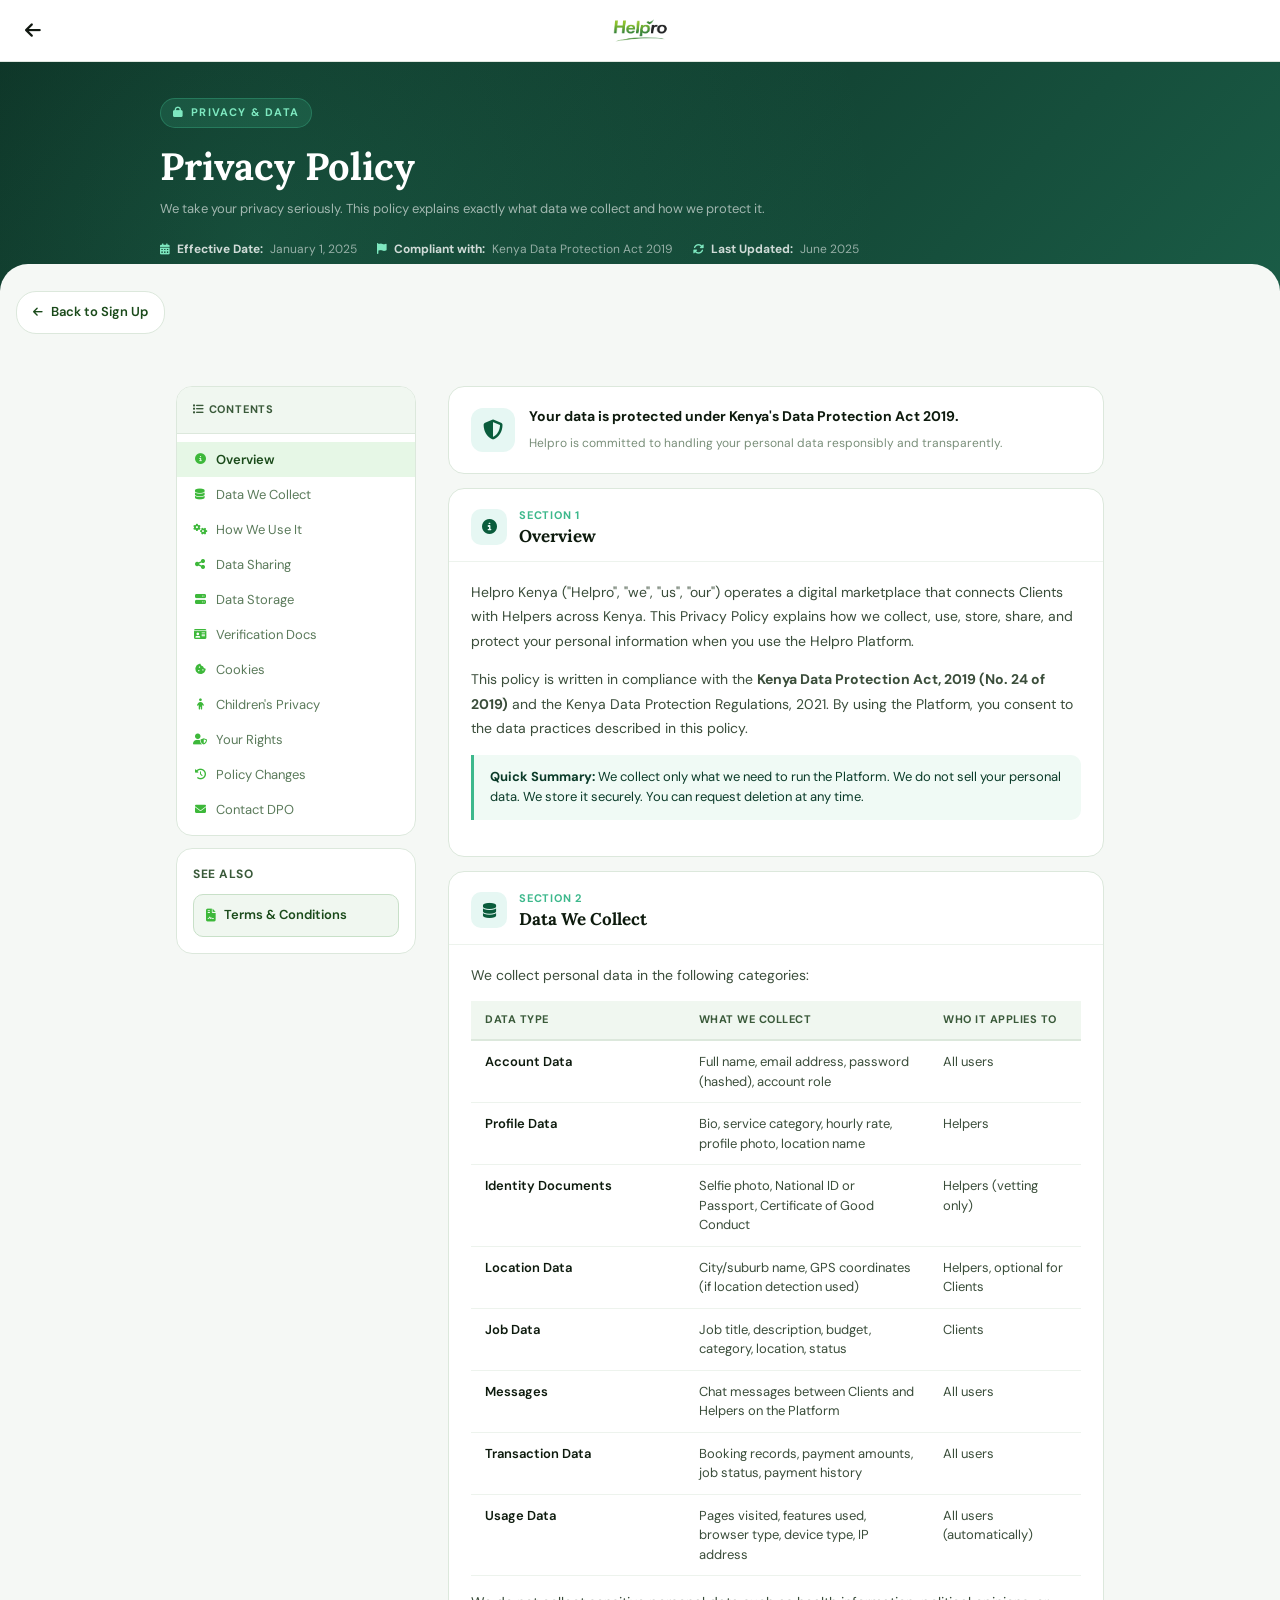
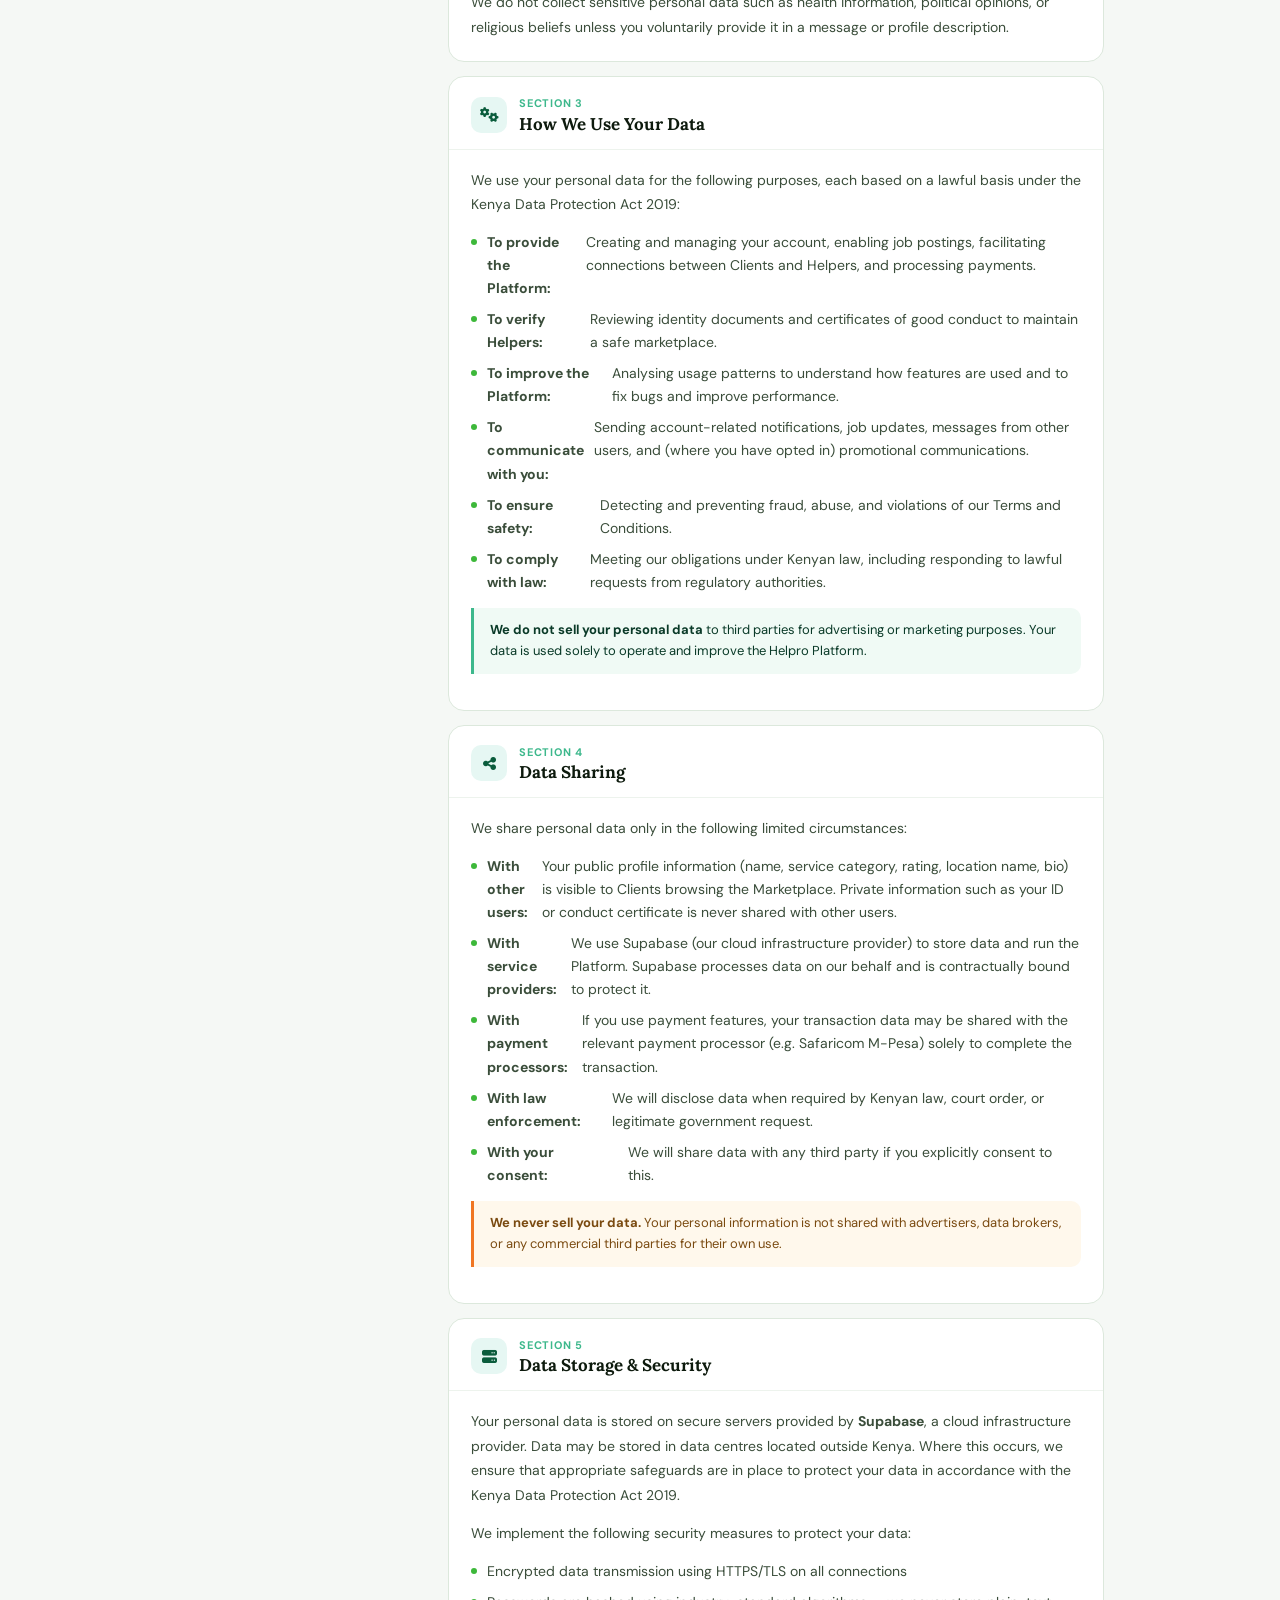
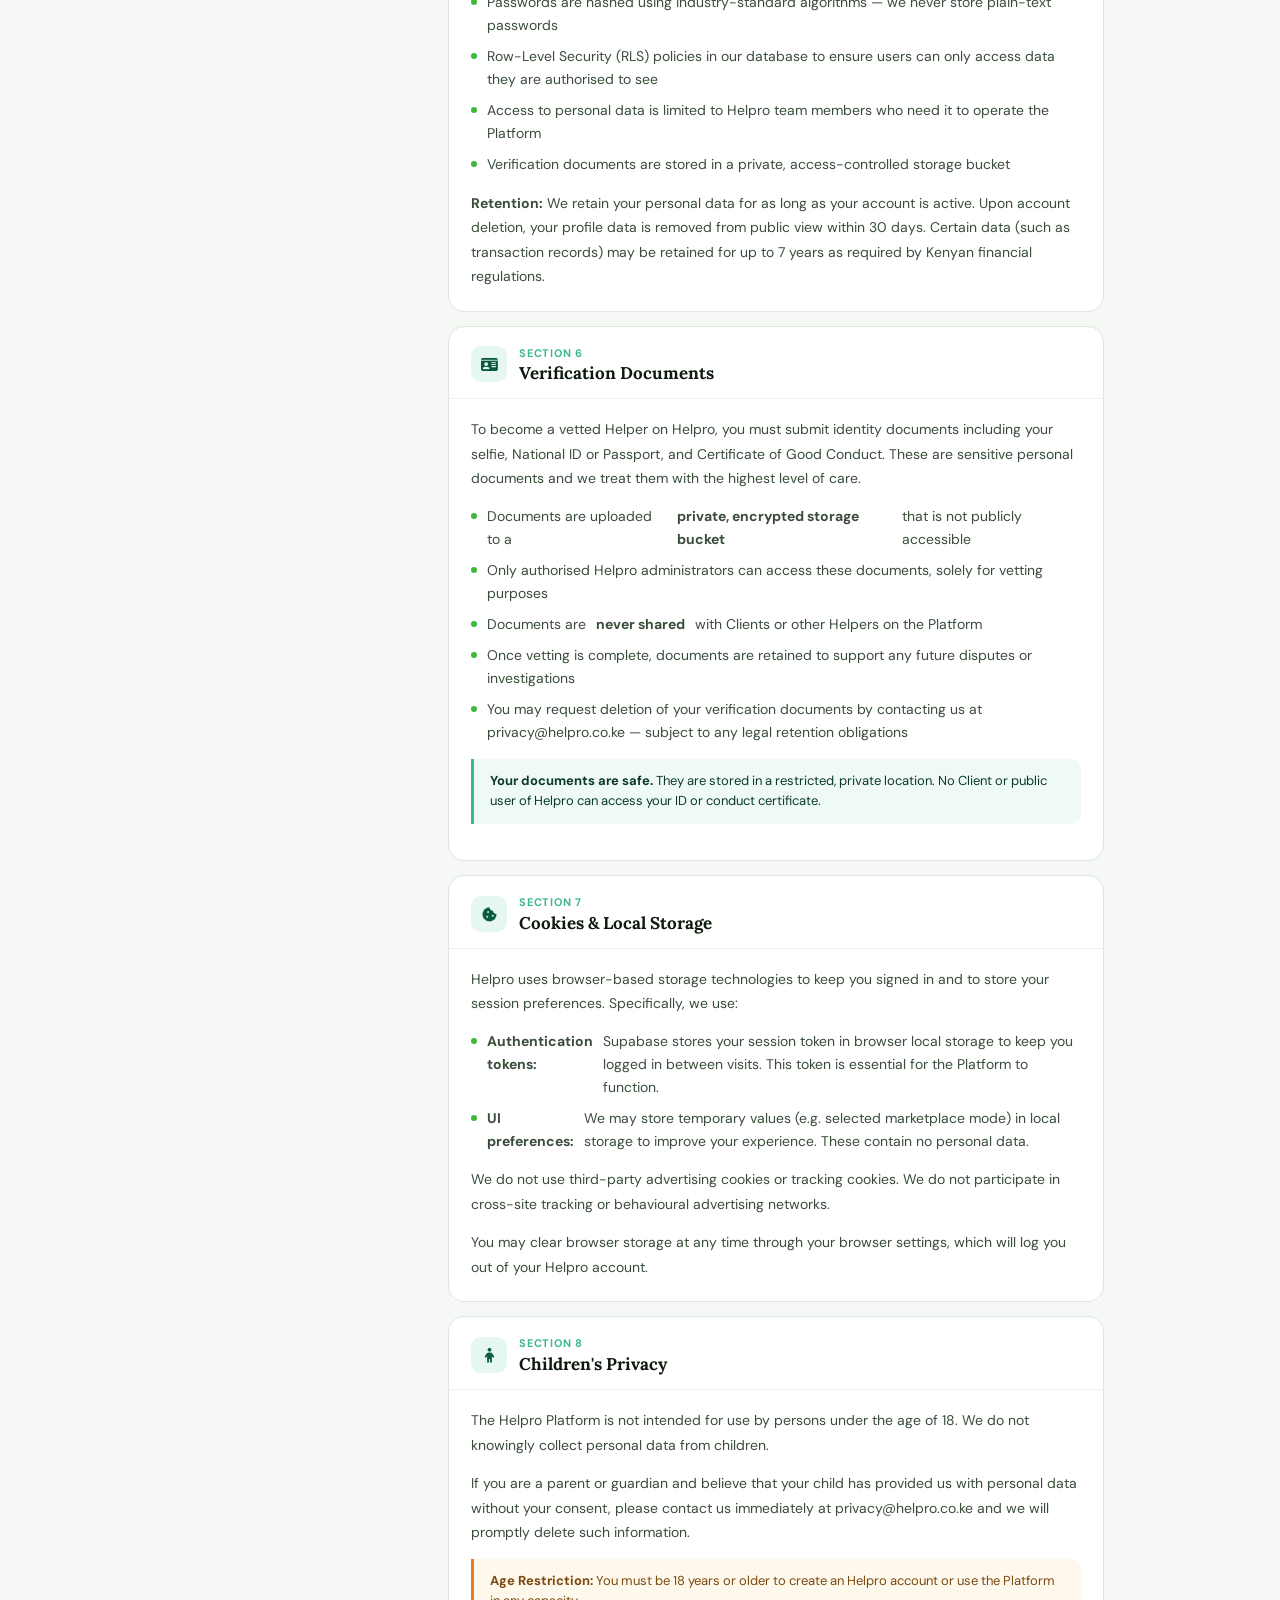
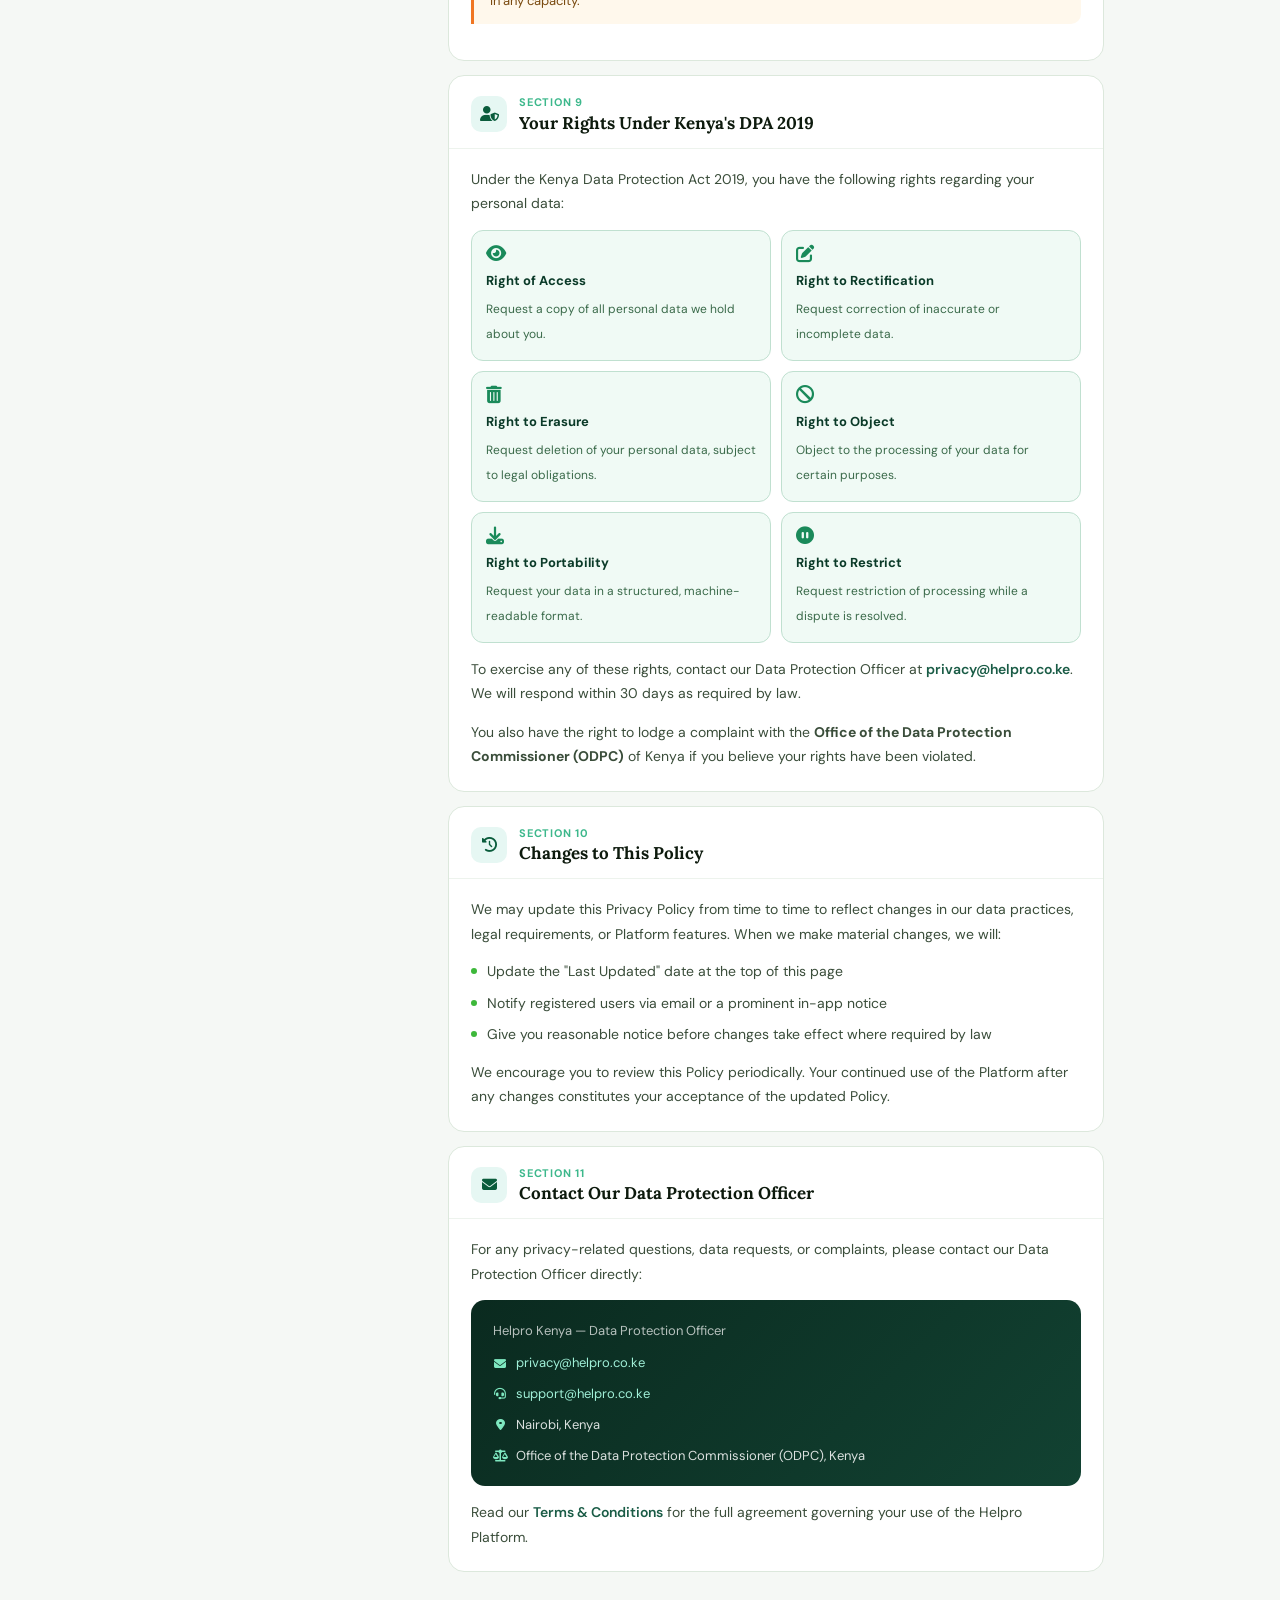
<file: privacy.html>
<!DOCTYPE html>
<html lang="en">
<head>
  <meta charset="UTF-8">
  <meta name="viewport" content="width=device-width, initial-scale=1.0">
  <title>Privacy Policy — Helpro</title>
  <link rel="stylesheet" href="style.css">
  <link rel="stylesheet" href="https://cdnjs.cloudflare.com/ajax/libs/font-awesome/6.4.0/css/all.min.css">
  <link href="https://fonts.googleapis.com/css2?family=Lora:ital,wght@0,400;0,600;0,700;1,400&family=DM+Sans:wght@300;400;500;600&display=swap" rel="stylesheet">

  <style>
    :root {
      --legal-sidebar-w: 240px;
      --legal-max: 720px;
    }

    body {
      background: #f5f8f5;
      padding-bottom: calc(var(--bottom-nav-h, 68px) + 16px);
    }

    /* ── HERO (distinct teal-green shade for privacy) ── */
    .legal-hero {
      background: linear-gradient(135deg, #0a2a1f 0%, #124232 50%, #1a5c46 100%);
      padding: 36px 24px 32px;
      position: relative;
      overflow: hidden;
    }
    .legal-hero::after {
      content: '';
      position: absolute;
      bottom: -1px; left: 0; right: 0;
      height: 28px;
      background: #f5f8f5;
      border-radius: 28px 28px 0 0;
    }
    .legal-hero::before {
      content: '';
      position: absolute; inset: 0;
      background-image: radial-gradient(circle at 20% 80%, rgba(61,184,140,0.18) 0%, transparent 60%);
    }
    .legal-hero-inner {
      max-width: 960px;
      margin: 0 auto;
      position: relative;
    }
    .legal-badge {
      display: inline-flex; align-items: center; gap: 7px;
      background: rgba(61,184,140,0.18);
      border: 1px solid rgba(61,184,140,0.35);
      color: #7ee8c0; font-size: 11px; font-weight: 700;
      letter-spacing: 1.2px; text-transform: uppercase;
      padding: 5px 12px; border-radius: 20px; margin-bottom: 16px;
    }
    .legal-hero h1 {
      font-family: 'Lora', Georgia, serif;
      font-size: clamp(26px, 5vw, 38px);
      font-weight: 700; color: #fff; line-height: 1.2;
      margin-bottom: 10px;
    }
    .legal-hero p {
      font-size: 13px;
      color: rgba(255,255,255,0.6);
      line-height: 1.6;
    }
    .legal-meta {
      display: flex; flex-wrap: wrap; gap: 20px; margin-top: 20px;
    }
    .legal-meta-item {
      display: flex; align-items: center; gap: 7px;
      font-size: 12px; color: rgba(255,255,255,0.55);
    }
    .legal-meta-item i { color: #7ee8c0; font-size: 11px; }
    .legal-meta-item strong { color: rgba(255,255,255,0.8); }

    /* ── LAYOUT ── */
    .legal-layout {
      max-width: 960px;
      margin: 0 auto;
      padding: 32px 16px 0;
      display: flex;
      gap: 32px;
      align-items: flex-start;
    }

    /* ── SIDEBAR ── */
    .legal-sidebar {
      width: var(--legal-sidebar-w);
      flex-shrink: 0;
      position: sticky;
      top: calc(var(--header-h, 60px) + 12px);
      display: none;
    }
    @media (min-width: 800px) {
      .legal-sidebar { display: block; }
    }
    .sidebar-card {
      background: white;
      border-radius: 16px;
      border: 1.5px solid #dce8dc;
      overflow: hidden;
    }
    .sidebar-head {
      padding: 14px 16px;
      background: #f0f7f0;
      border-bottom: 1px solid #dce8dc;
      font-size: 11px; font-weight: 700;
      text-transform: uppercase; letter-spacing: 0.8px;
      color: #3a5a3a;
    }
    .sidebar-nav { padding: 8px 0; }
    .sidebar-link {
      display: flex; align-items: center; gap: 9px;
      padding: 9px 16px; font-size: 13px;
      color: #5a7a5a; text-decoration: none;
      transition: background 0.15s, color 0.15s;
      cursor: pointer; border: none; background: none;
      text-align: left; width: 100%;
    }
    .sidebar-link i { font-size: 11px; color: #3db83a; width: 14px; text-align: center; flex-shrink: 0; }
    .sidebar-link:hover { background: #f0f7f0; color: #1a4a1a; }
    .sidebar-link.active { background: #e6f7e6; color: #1a4a1a; font-weight: 600; }

    .sidebar-sister {
      margin-top: 12px;
      background: white;
      border-radius: 16px;
      border: 1.5px solid #dce8dc;
      padding: 16px;
    }
    .sister-title { font-size: 12px; font-weight: 700; color: #3a5a3a; margin-bottom: 10px; text-transform: uppercase; letter-spacing: 0.5px; }
    .sister-link {
      display: flex; align-items: center; gap: 8px;
      padding: 10px 12px; border-radius: 10px;
      background: #f0f7f0; border: 1px solid #c8e0c8;
      color: #1a4a1a; font-size: 13px; font-weight: 600;
      text-decoration: none; transition: background 0.15s;
    }
    .sister-link:hover { background: #e6f7e6; }
    .sister-link i { color: #3db83a; }

    /* ── DATA TABLE ── */
    .data-table { width: 100%; border-collapse: collapse; margin: 14px 0; font-size: 13px; }
    .data-table th {
      text-align: left; padding: 10px 14px;
      background: #f0f7f0; font-size: 11px; font-weight: 700;
      text-transform: uppercase; letter-spacing: 0.5px; color: #3a5a3a;
      border-bottom: 2px solid #dce8dc;
    }
    .data-table td {
      padding: 11px 14px; color: #3a4d3a;
      border-bottom: 1px solid #edf3ed;
      vertical-align: top; line-height: 1.5;
    }
    .data-table tr:hover td { background: #f8fbf8; }
    .data-table td:first-child { font-weight: 600; color: #0d1a0d; width: 35%; }

    /* ── ARTICLE ── */
    .legal-article {
      flex: 1;
      min-width: 0;
      max-width: var(--legal-max);
    }

    .legal-section {
      background: white;
      border-radius: 16px;
      border: 1.5px solid #dce8dc;
      margin-bottom: 14px;
      overflow: hidden;
      scroll-margin-top: calc(var(--header-h, 60px) + 20px);
    }

    .section-header {
      padding: 18px 22px 14px;
      border-bottom: 1px solid #edf3ed;
      display: flex; align-items: center; gap: 12px;
    }
    .section-icon {
      width: 36px; height: 36px; border-radius: 10px;
      background: #e6f7f3; display: flex; align-items: center; justify-content: center;
      font-size: 15px; color: #0a5c3c; flex-shrink: 0;
    }
    .section-num {
      font-size: 11px; font-weight: 700; color: #3db88c;
      text-transform: uppercase; letter-spacing: 0.8px;
    }
    .section-title-text {
      font-family: 'Lora', Georgia, serif;
      font-size: 17px; font-weight: 700; color: #0d1a0d;
      line-height: 1.3;
    }

    .section-body {
      padding: 18px 22px 22px;
    }
    .section-body p {
      font-size: 14px; color: #3a4d3a; line-height: 1.75;
      margin-bottom: 14px;
    }
    .section-body p:last-child { margin-bottom: 0; }

    .legal-list {
      margin: 10px 0 14px 0;
      padding-left: 0;
      list-style: none;
      display: flex; flex-direction: column; gap: 8px;
    }
    .legal-list li {
      display: flex; gap: 10px; align-items: flex-start;
      font-size: 14px; color: #3a4d3a; line-height: 1.65;
    }
    .legal-list li::before {
      content: '';
      width: 6px; height: 6px; border-radius: 50%;
      background: #3db83a; margin-top: 8px; flex-shrink: 0;
    }

    .legal-highlight {
      background: #f0faf5;
      border-left: 3px solid #3db88c;
      border-radius: 0 10px 10px 0;
      padding: 12px 16px;
      margin: 14px 0;
      font-size: 13px; color: #0a3a28; line-height: 1.6;
    }
    .legal-highlight strong { font-weight: 700; }

    .legal-warn {
      background: #fff8ec;
      border-left: 3px solid #f07623;
      border-radius: 0 10px 10px 0;
      padding: 12px 16px;
      margin: 14px 0;
      font-size: 13px; color: #7a4a10; line-height: 1.6;
    }

    .rights-grid {
      display: grid; grid-template-columns: 1fr 1fr;
      gap: 10px; margin: 14px 0;
    }
    .right-card {
      background: #f0faf5; border: 1px solid #c0e0d0;
      border-radius: 12px; padding: 14px;
    }
    .right-card i { font-size: 18px; color: #1a8a5a; margin-bottom: 8px; display: block; }
    .right-card strong { font-size: 13px; font-weight: 700; color: #0a3a28; display: block; margin-bottom: 3px; }
    .right-card span { font-size: 12px; color: #3a6a4a; line-height: 1.5; }

    .contact-box {
      background: linear-gradient(135deg, #0a2a1f, #124232);
      border-radius: 14px; padding: 20px 22px; margin-top: 4px;
      display: flex; flex-direction: column; gap: 10px;
    }
    .contact-box p { color: rgba(255,255,255,0.7) !important; font-size: 13px !important; margin-bottom: 0 !important; }
    .contact-row { display: flex; align-items: center; gap: 9px; font-size: 13px; color: rgba(255,255,255,0.85); }
    .contact-row i { color: #7ee8c0; font-size: 12px; width: 14px; text-align: center; }
    .contact-row a { color: #a0f0d8; text-decoration: none; }
    .contact-row a:hover { text-decoration: underline; }

    .accept-banner {
      background: white; border-radius: 16px; border: 1.5px solid #dce8dc;
      padding: 18px 22px; margin-bottom: 14px;
      display: flex; align-items: center; gap: 14px;
    }
    .accept-icon {
      width: 44px; height: 44px; border-radius: 12px;
      background: #e6f7f3; display: flex; align-items: center; justify-content: center;
      font-size: 20px; color: #0a5c3c; flex-shrink: 0;
    }
    .accept-text strong { display: block; font-size: 14px; color: #0d1a0d; font-weight: 700; margin-bottom: 2px; }
    .accept-text span { font-size: 12px; color: #7a8f7a; }

    .back-btn {
      display: inline-flex; align-items: center; gap: 8px;
      font-size: 13px; font-weight: 600; color: #1a4a1a;
      text-decoration: none; padding: 10px 16px;
      background: white; border: 1.5px solid #dce8dc;
      border-radius: 20px; margin: 0 16px 20px;
      transition: background 0.15s;
    }
    .back-btn:hover { background: #f0f7f0; }
    .back-btn i { font-size: 11px; }

    .toc-mobile {
      background: white; border-radius: 14px; border: 1.5px solid #dce8dc;
      margin-bottom: 14px; overflow: hidden;
    }
    .toc-toggle {
      width: 100%; padding: 14px 18px;
      display: flex; align-items: center; justify-content: space-between;
      background: none; border: none; cursor: pointer;
      font-size: 14px; font-weight: 700; color: #0d1a0d;
    }
    .toc-toggle i { color: #3db83a; transition: transform 0.2s; }
    .toc-toggle.open i { transform: rotate(180deg); }
    .toc-list { display: none; padding: 0 0 8px; border-top: 1px solid #edf3ed; }
    .toc-list.open { display: block; }
    .toc-list a { display: flex; align-items: center; gap: 9px; padding: 9px 18px; font-size: 13px; color: #3a5a3a; text-decoration: none; }
    .toc-list a i { font-size: 10px; color: #3db83a; }
    .toc-list a:hover { background: #f0f7f0; }

    @media (min-width: 800px) {
      .toc-mobile { display: none; }
      .rights-grid { grid-template-columns: 1fr 1fr; }
    }
    @media (max-width: 500px) {
      .rights-grid { grid-template-columns: 1fr; }
    }
  </style>
</head>
<body>

<!-- HEADER -->
<header class="app-header">
  <button class="icon-btn" onclick="history.back()" aria-label="Back">
    <i class="fas fa-arrow-left"></i>
  </button>
  <div class="app-logo" onclick="window.location.href='index.html'" role="img" aria-label="Helpro Home">
    <img src="images/helpro-logo.png" alt="Helpro"
      onerror="this.style.display='none';this.nextElementSibling.style.display='flex'">
    <span class="app-logo-text" style="display:none">Helpro</span>
  </div>
  <div style="width:38px"></div>
</header>

<!-- HERO -->
<div class="legal-hero">
  <div class="legal-hero-inner">
    <div class="legal-badge"><i class="fas fa-lock"></i> Privacy &amp; Data</div>
    <h1>Privacy Policy</h1>
    <p>We take your privacy seriously. This policy explains exactly what data we collect and how we protect it.</p>
    <div class="legal-meta">
      <div class="legal-meta-item"><i class="fas fa-calendar-alt"></i><strong>Effective Date:</strong> January 1, 2025</div>
      <div class="legal-meta-item"><i class="fas fa-flag"></i><strong>Compliant with:</strong> Kenya Data Protection Act 2019</div>
      <div class="legal-meta-item"><i class="fas fa-sync-alt"></i><strong>Last Updated:</strong> June 2025</div>
    </div>
  </div>
</div>

<a class="back-btn" href="auth.html"><i class="fas fa-arrow-left"></i> Back to Sign Up</a>

<div class="legal-layout">

  <!-- SIDEBAR -->
  <aside class="legal-sidebar">
    <div class="sidebar-card">
      <div class="sidebar-head"><i class="fas fa-list"></i> Contents</div>
      <nav class="sidebar-nav">
        <button class="sidebar-link active" onclick="scrollTo('p1')"><i class="fas fa-info-circle"></i> Overview</button>
        <button class="sidebar-link" onclick="scrollTo('p2')"><i class="fas fa-database"></i> Data We Collect</button>
        <button class="sidebar-link" onclick="scrollTo('p3')"><i class="fas fa-cogs"></i> How We Use It</button>
        <button class="sidebar-link" onclick="scrollTo('p4')"><i class="fas fa-share-alt"></i> Data Sharing</button>
        <button class="sidebar-link" onclick="scrollTo('p5')"><i class="fas fa-server"></i> Data Storage</button>
        <button class="sidebar-link" onclick="scrollTo('p6')"><i class="fas fa-id-card"></i> Verification Docs</button>
        <button class="sidebar-link" onclick="scrollTo('p7')"><i class="fas fa-cookie-bite"></i> Cookies</button>
        <button class="sidebar-link" onclick="scrollTo('p8')"><i class="fas fa-child"></i> Children's Privacy</button>
        <button class="sidebar-link" onclick="scrollTo('p9')"><i class="fas fa-user-shield"></i> Your Rights</button>
        <button class="sidebar-link" onclick="scrollTo('p10')"><i class="fas fa-history"></i> Policy Changes</button>
        <button class="sidebar-link" onclick="scrollTo('p11')"><i class="fas fa-envelope"></i> Contact DPO</button>
      </nav>
    </div>
    <div class="sidebar-sister">
      <div class="sister-title">See also</div>
      <a class="sister-link" href="terms.html"><i class="fas fa-file-contract"></i> Terms &amp; Conditions</a>
    </div>
  </aside>

  <!-- ARTICLE -->
  <main class="legal-article">

    <!-- Mobile TOC -->
    <div class="toc-mobile">
      <button class="toc-toggle" id="toc-toggle" onclick="toggleToc()">
        <span><i class="fas fa-list" style="margin-right:8px;color:#3db83a"></i> Jump to a section</span>
        <i class="fas fa-chevron-down"></i>
      </button>
      <div class="toc-list" id="toc-list">
        <a href="#p1"><i class="fas fa-circle"></i> 1. Overview</a>
        <a href="#p2"><i class="fas fa-circle"></i> 2. Data We Collect</a>
        <a href="#p3"><i class="fas fa-circle"></i> 3. How We Use It</a>
        <a href="#p4"><i class="fas fa-circle"></i> 4. Data Sharing</a>
        <a href="#p5"><i class="fas fa-circle"></i> 5. Data Storage</a>
        <a href="#p6"><i class="fas fa-circle"></i> 6. Verification Documents</a>
        <a href="#p7"><i class="fas fa-circle"></i> 7. Cookies</a>
        <a href="#p8"><i class="fas fa-circle"></i> 8. Children's Privacy</a>
        <a href="#p9"><i class="fas fa-circle"></i> 9. Your Rights</a>
        <a href="#p10"><i class="fas fa-circle"></i> 10. Policy Changes</a>
        <a href="#p11"><i class="fas fa-circle"></i> 11. Contact DPO</a>
      </div>
    </div>

    <!-- ACCEPT NOTICE -->
    <div class="accept-banner">
      <div class="accept-icon"><i class="fas fa-shield-alt"></i></div>
      <div class="accept-text">
        <strong>Your data is protected under Kenya's Data Protection Act 2019.</strong>
        <span>Helpro is committed to handling your personal data responsibly and transparently.</span>
      </div>
    </div>

    <!-- P1: OVERVIEW -->
    <div class="legal-section" id="p1">
      <div class="section-header">
        <div class="section-icon"><i class="fas fa-info-circle"></i></div>
        <div>
          <div class="section-num">Section 1</div>
          <div class="section-title-text">Overview</div>
        </div>
      </div>
      <div class="section-body">
        <p>Helpro Kenya ("Helpro", "we", "us", "our") operates a digital marketplace that connects Clients with Helpers across Kenya. This Privacy Policy explains how we collect, use, store, share, and protect your personal information when you use the Helpro Platform.</p>
        <p>This policy is written in compliance with the <strong>Kenya Data Protection Act, 2019 (No. 24 of 2019)</strong> and the Kenya Data Protection Regulations, 2021. By using the Platform, you consent to the data practices described in this policy.</p>
        <div class="legal-highlight">
          <strong>Quick Summary:</strong> We collect only what we need to run the Platform. We do not sell your personal data. We store it securely. You can request deletion at any time.
        </div>
      </div>
    </div>

    <!-- P2: DATA WE COLLECT -->
    <div class="legal-section" id="p2">
      <div class="section-header">
        <div class="section-icon"><i class="fas fa-database"></i></div>
        <div>
          <div class="section-num">Section 2</div>
          <div class="section-title-text">Data We Collect</div>
        </div>
      </div>
      <div class="section-body">
        <p>We collect personal data in the following categories:</p>
        <table class="data-table">
          <thead>
            <tr><th>Data Type</th><th>What We Collect</th><th>Who It Applies To</th></tr>
          </thead>
          <tbody>
            <tr><td>Account Data</td><td>Full name, email address, password (hashed), account role</td><td>All users</td></tr>
            <tr><td>Profile Data</td><td>Bio, service category, hourly rate, profile photo, location name</td><td>Helpers</td></tr>
            <tr><td>Identity Documents</td><td>Selfie photo, National ID or Passport, Certificate of Good Conduct</td><td>Helpers (vetting only)</td></tr>
            <tr><td>Location Data</td><td>City/suburb name, GPS coordinates (if location detection used)</td><td>Helpers, optional for Clients</td></tr>
            <tr><td>Job Data</td><td>Job title, description, budget, category, location, status</td><td>Clients</td></tr>
            <tr><td>Messages</td><td>Chat messages between Clients and Helpers on the Platform</td><td>All users</td></tr>
            <tr><td>Transaction Data</td><td>Booking records, payment amounts, job status, payment history</td><td>All users</td></tr>
            <tr><td>Usage Data</td><td>Pages visited, features used, browser type, device type, IP address</td><td>All users (automatically)</td></tr>
          </tbody>
        </table>
        <p>We do not collect sensitive personal data such as health information, political opinions, or religious beliefs unless you voluntarily provide it in a message or profile description.</p>
      </div>
    </div>

    <!-- P3: HOW WE USE IT -->
    <div class="legal-section" id="p3">
      <div class="section-header">
        <div class="section-icon"><i class="fas fa-cogs"></i></div>
        <div>
          <div class="section-num">Section 3</div>
          <div class="section-title-text">How We Use Your Data</div>
        </div>
      </div>
      <div class="section-body">
        <p>We use your personal data for the following purposes, each based on a lawful basis under the Kenya Data Protection Act 2019:</p>
        <ul class="legal-list">
          <li><strong>To provide the Platform:</strong> Creating and managing your account, enabling job postings, facilitating connections between Clients and Helpers, and processing payments.</li>
          <li><strong>To verify Helpers:</strong> Reviewing identity documents and certificates of good conduct to maintain a safe marketplace.</li>
          <li><strong>To improve the Platform:</strong> Analysing usage patterns to understand how features are used and to fix bugs and improve performance.</li>
          <li><strong>To communicate with you:</strong> Sending account-related notifications, job updates, messages from other users, and (where you have opted in) promotional communications.</li>
          <li><strong>To ensure safety:</strong> Detecting and preventing fraud, abuse, and violations of our Terms and Conditions.</li>
          <li><strong>To comply with law:</strong> Meeting our obligations under Kenyan law, including responding to lawful requests from regulatory authorities.</li>
        </ul>
        <div class="legal-highlight">
          <strong>We do not sell your personal data</strong> to third parties for advertising or marketing purposes. Your data is used solely to operate and improve the Helpro Platform.
        </div>
      </div>
    </div>

    <!-- P4: DATA SHARING -->
    <div class="legal-section" id="p4">
      <div class="section-header">
        <div class="section-icon"><i class="fas fa-share-alt"></i></div>
        <div>
          <div class="section-num">Section 4</div>
          <div class="section-title-text">Data Sharing</div>
        </div>
      </div>
      <div class="section-body">
        <p>We share personal data only in the following limited circumstances:</p>
        <ul class="legal-list">
          <li><strong>With other users:</strong> Your public profile information (name, service category, rating, location name, bio) is visible to Clients browsing the Marketplace. Private information such as your ID or conduct certificate is never shared with other users.</li>
          <li><strong>With service providers:</strong> We use Supabase (our cloud infrastructure provider) to store data and run the Platform. Supabase processes data on our behalf and is contractually bound to protect it.</li>
          <li><strong>With payment processors:</strong> If you use payment features, your transaction data may be shared with the relevant payment processor (e.g. Safaricom M-Pesa) solely to complete the transaction.</li>
          <li><strong>With law enforcement:</strong> We will disclose data when required by Kenyan law, court order, or legitimate government request.</li>
          <li><strong>With your consent:</strong> We will share data with any third party if you explicitly consent to this.</li>
        </ul>
        <div class="legal-warn">
          <strong>We never sell your data.</strong> Your personal information is not shared with advertisers, data brokers, or any commercial third parties for their own use.
        </div>
      </div>
    </div>

    <!-- P5: STORAGE -->
    <div class="legal-section" id="p5">
      <div class="section-header">
        <div class="section-icon"><i class="fas fa-server"></i></div>
        <div>
          <div class="section-num">Section 5</div>
          <div class="section-title-text">Data Storage &amp; Security</div>
        </div>
      </div>
      <div class="section-body">
        <p>Your personal data is stored on secure servers provided by <strong>Supabase</strong>, a cloud infrastructure provider. Data may be stored in data centres located outside Kenya. Where this occurs, we ensure that appropriate safeguards are in place to protect your data in accordance with the Kenya Data Protection Act 2019.</p>
        <p>We implement the following security measures to protect your data:</p>
        <ul class="legal-list">
          <li>Encrypted data transmission using HTTPS/TLS on all connections</li>
          <li>Passwords are hashed using industry-standard algorithms — we never store plain-text passwords</li>
          <li>Row-Level Security (RLS) policies in our database to ensure users can only access data they are authorised to see</li>
          <li>Access to personal data is limited to Helpro team members who need it to operate the Platform</li>
          <li>Verification documents are stored in a private, access-controlled storage bucket</li>
        </ul>
        <p><strong>Retention:</strong> We retain your personal data for as long as your account is active. Upon account deletion, your profile data is removed from public view within 30 days. Certain data (such as transaction records) may be retained for up to 7 years as required by Kenyan financial regulations.</p>
      </div>
    </div>

    <!-- P6: VERIFICATION DOCS -->
    <div class="legal-section" id="p6">
      <div class="section-header">
        <div class="section-icon"><i class="fas fa-id-card"></i></div>
        <div>
          <div class="section-num">Section 6</div>
          <div class="section-title-text">Verification Documents</div>
        </div>
      </div>
      <div class="section-body">
        <p>To become a vetted Helper on Helpro, you must submit identity documents including your selfie, National ID or Passport, and Certificate of Good Conduct. These are sensitive personal documents and we treat them with the highest level of care.</p>
        <ul class="legal-list">
          <li>Documents are uploaded to a <strong>private, encrypted storage bucket</strong> that is not publicly accessible</li>
          <li>Only authorised Helpro administrators can access these documents, solely for vetting purposes</li>
          <li>Documents are <strong>never shared</strong> with Clients or other Helpers on the Platform</li>
          <li>Once vetting is complete, documents are retained to support any future disputes or investigations</li>
          <li>You may request deletion of your verification documents by contacting us at privacy@helpro.co.ke — subject to any legal retention obligations</li>
        </ul>
        <div class="legal-highlight">
          <strong>Your documents are safe.</strong> They are stored in a restricted, private location. No Client or public user of Helpro can access your ID or conduct certificate.
        </div>
      </div>
    </div>

    <!-- P7: COOKIES -->
    <div class="legal-section" id="p7">
      <div class="section-header">
        <div class="section-icon"><i class="fas fa-cookie-bite"></i></div>
        <div>
          <div class="section-num">Section 7</div>
          <div class="section-title-text">Cookies &amp; Local Storage</div>
        </div>
      </div>
      <div class="section-body">
        <p>Helpro uses browser-based storage technologies to keep you signed in and to store your session preferences. Specifically, we use:</p>
        <ul class="legal-list">
          <li><strong>Authentication tokens:</strong> Supabase stores your session token in browser local storage to keep you logged in between visits. This token is essential for the Platform to function.</li>
          <li><strong>UI preferences:</strong> We may store temporary values (e.g. selected marketplace mode) in local storage to improve your experience. These contain no personal data.</li>
        </ul>
        <p>We do not use third-party advertising cookies or tracking cookies. We do not participate in cross-site tracking or behavioural advertising networks.</p>
        <p>You may clear browser storage at any time through your browser settings, which will log you out of your Helpro account.</p>
      </div>
    </div>

    <!-- P8: CHILDREN -->
    <div class="legal-section" id="p8">
      <div class="section-header">
        <div class="section-icon"><i class="fas fa-child"></i></div>
        <div>
          <div class="section-num">Section 8</div>
          <div class="section-title-text">Children's Privacy</div>
        </div>
      </div>
      <div class="section-body">
        <p>The Helpro Platform is not intended for use by persons under the age of 18. We do not knowingly collect personal data from children.</p>
        <p>If you are a parent or guardian and believe that your child has provided us with personal data without your consent, please contact us immediately at privacy@helpro.co.ke and we will promptly delete such information.</p>
        <div class="legal-warn">
          <strong>Age Restriction:</strong> You must be 18 years or older to create an Helpro account or use the Platform in any capacity.
        </div>
      </div>
    </div>

    <!-- P9: YOUR RIGHTS -->
    <div class="legal-section" id="p9">
      <div class="section-header">
        <div class="section-icon"><i class="fas fa-user-shield"></i></div>
        <div>
          <div class="section-num">Section 9</div>
          <div class="section-title-text">Your Rights Under Kenya's DPA 2019</div>
        </div>
      </div>
      <div class="section-body">
        <p>Under the Kenya Data Protection Act 2019, you have the following rights regarding your personal data:</p>
        <div class="rights-grid">
          <div class="right-card">
            <i class="fas fa-eye"></i>
            <strong>Right of Access</strong>
            <span>Request a copy of all personal data we hold about you.</span>
          </div>
          <div class="right-card">
            <i class="fas fa-edit"></i>
            <strong>Right to Rectification</strong>
            <span>Request correction of inaccurate or incomplete data.</span>
          </div>
          <div class="right-card">
            <i class="fas fa-trash-alt"></i>
            <strong>Right to Erasure</strong>
            <span>Request deletion of your personal data, subject to legal obligations.</span>
          </div>
          <div class="right-card">
            <i class="fas fa-ban"></i>
            <strong>Right to Object</strong>
            <span>Object to the processing of your data for certain purposes.</span>
          </div>
          <div class="right-card">
            <i class="fas fa-download"></i>
            <strong>Right to Portability</strong>
            <span>Request your data in a structured, machine-readable format.</span>
          </div>
          <div class="right-card">
            <i class="fas fa-pause-circle"></i>
            <strong>Right to Restrict</strong>
            <span>Request restriction of processing while a dispute is resolved.</span>
          </div>
        </div>
        <p>To exercise any of these rights, contact our Data Protection Officer at <a href="mailto:privacy@helpro.co.ke" style="color:#1a5c46;font-weight:600">privacy@helpro.co.ke</a>. We will respond within 30 days as required by law.</p>
        <p>You also have the right to lodge a complaint with the <strong>Office of the Data Protection Commissioner (ODPC)</strong> of Kenya if you believe your rights have been violated.</p>
      </div>
    </div>

    <!-- P10: POLICY CHANGES -->
    <div class="legal-section" id="p10">
      <div class="section-header">
        <div class="section-icon"><i class="fas fa-history"></i></div>
        <div>
          <div class="section-num">Section 10</div>
          <div class="section-title-text">Changes to This Policy</div>
        </div>
      </div>
      <div class="section-body">
        <p>We may update this Privacy Policy from time to time to reflect changes in our data practices, legal requirements, or Platform features. When we make material changes, we will:</p>
        <ul class="legal-list">
          <li>Update the "Last Updated" date at the top of this page</li>
          <li>Notify registered users via email or a prominent in-app notice</li>
          <li>Give you reasonable notice before changes take effect where required by law</li>
        </ul>
        <p>We encourage you to review this Policy periodically. Your continued use of the Platform after any changes constitutes your acceptance of the updated Policy.</p>
      </div>
    </div>

    <!-- P11: CONTACT DPO -->
    <div class="legal-section" id="p11">
      <div class="section-header">
        <div class="section-icon"><i class="fas fa-envelope"></i></div>
        <div>
          <div class="section-num">Section 11</div>
          <div class="section-title-text">Contact Our Data Protection Officer</div>
        </div>
      </div>
      <div class="section-body">
        <p>For any privacy-related questions, data requests, or complaints, please contact our Data Protection Officer directly:</p>
        <div class="contact-box">
          <p>Helpro Kenya — Data Protection Officer</p>
          <div class="contact-row"><i class="fas fa-envelope"></i><a href="mailto:privacy@helpro.co.ke">privacy@helpro.co.ke</a></div>
          <div class="contact-row"><i class="fas fa-headset"></i><a href="mailto:support@helpro.co.ke">support@helpro.co.ke</a></div>
          <div class="contact-row"><i class="fas fa-map-marker-alt"></i><span>Nairobi, Kenya</span></div>
          <div class="contact-row"><i class="fas fa-balance-scale"></i><span>Office of the Data Protection Commissioner (ODPC), Kenya</span></div>
        </div>
        <p style="margin-top:14px">Read our <a href="terms.html" style="color:#1a5c46;font-weight:600">Terms &amp; Conditions</a> for the full agreement governing your use of the Helpro Platform.</p>
      </div>
    </div>

  </main>
</div>

<!-- BOTTOM NAV -->
<nav class="bottom-nav">
  <button class="nav-item" onclick="window.location.href='index.html'"><i class="fas fa-home"></i><span>Home</span></button>
  <button class="nav-item" onclick="window.location.href='market.html'"><i class="fas fa-store"></i><span>Market</span></button>
  <button class="nav-item" onclick="window.location.href='dashboard.html'"><i class="fas fa-comments"></i><span>Chat</span></button>
  <button class="nav-item" onclick="window.location.href='dashboard.html'"><i class="fas fa-th-large"></i><span>Dashboard</span></button>
</nav>

<script>
  function scrollTo(id) {
    const el = document.getElementById(id);
    if (el) el.scrollIntoView({ behavior: 'smooth', block: 'start' });
  }
  function toggleToc() {
    const btn = document.getElementById('toc-toggle');
    const list = document.getElementById('toc-list');
    btn.classList.toggle('open');
    list.classList.toggle('open');
  }
  document.querySelectorAll('.toc-list a').forEach(a => {
    a.addEventListener('click', () => {
      document.getElementById('toc-toggle').classList.remove('open');
      document.getElementById('toc-list').classList.remove('open');
    });
  });
</script>

</body>
</html>
</file>
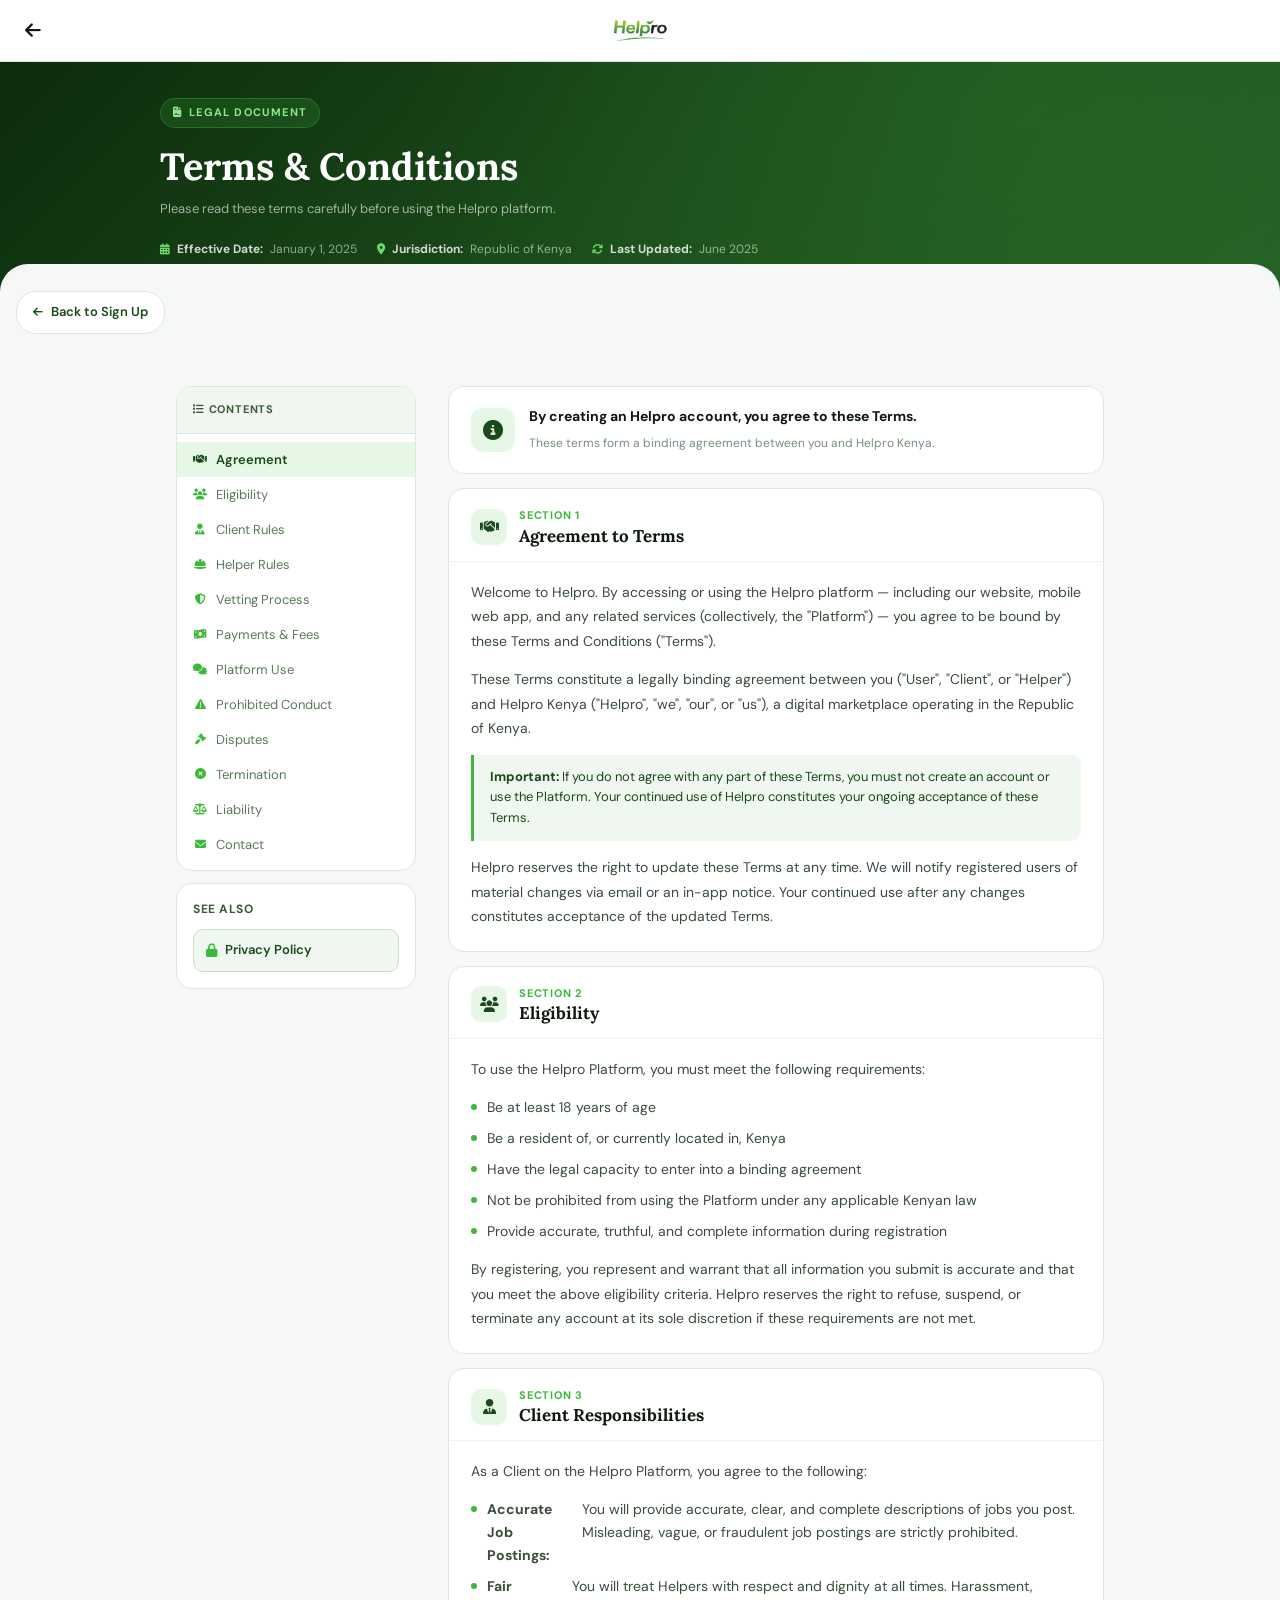
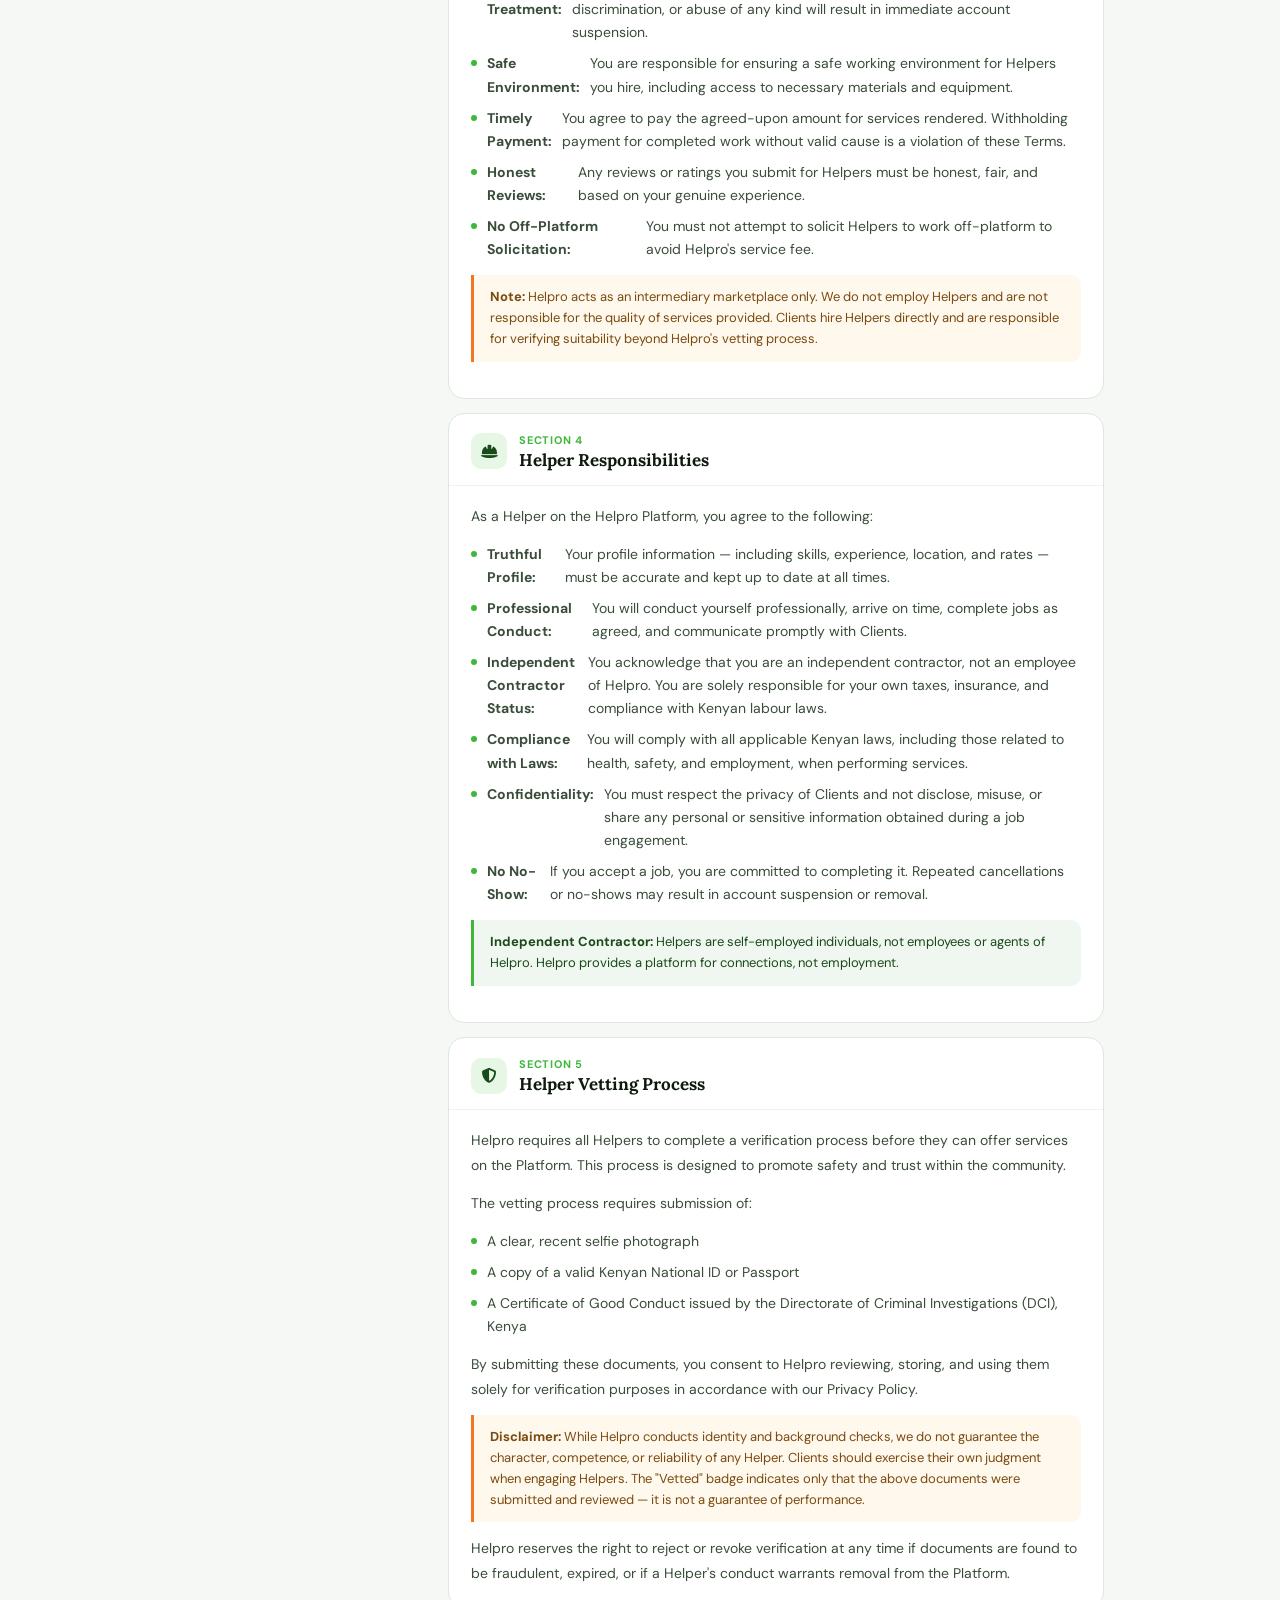
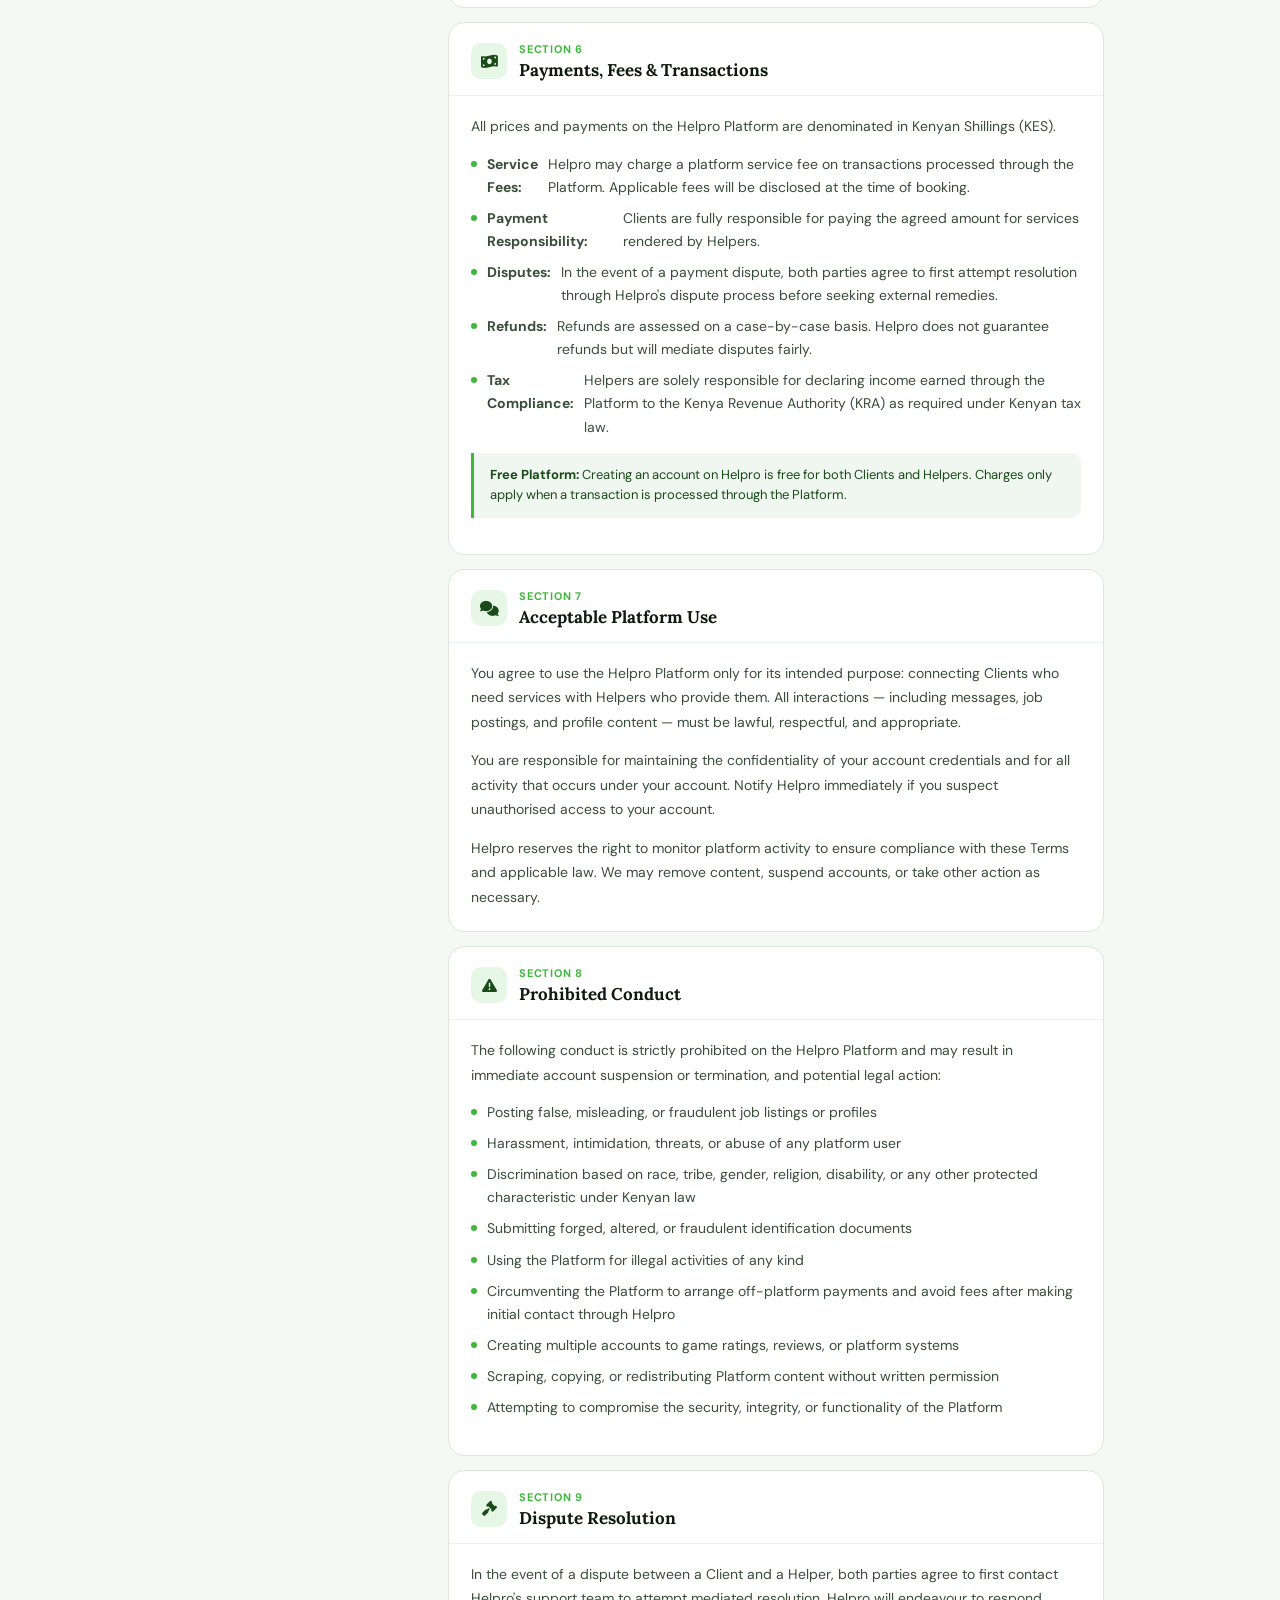
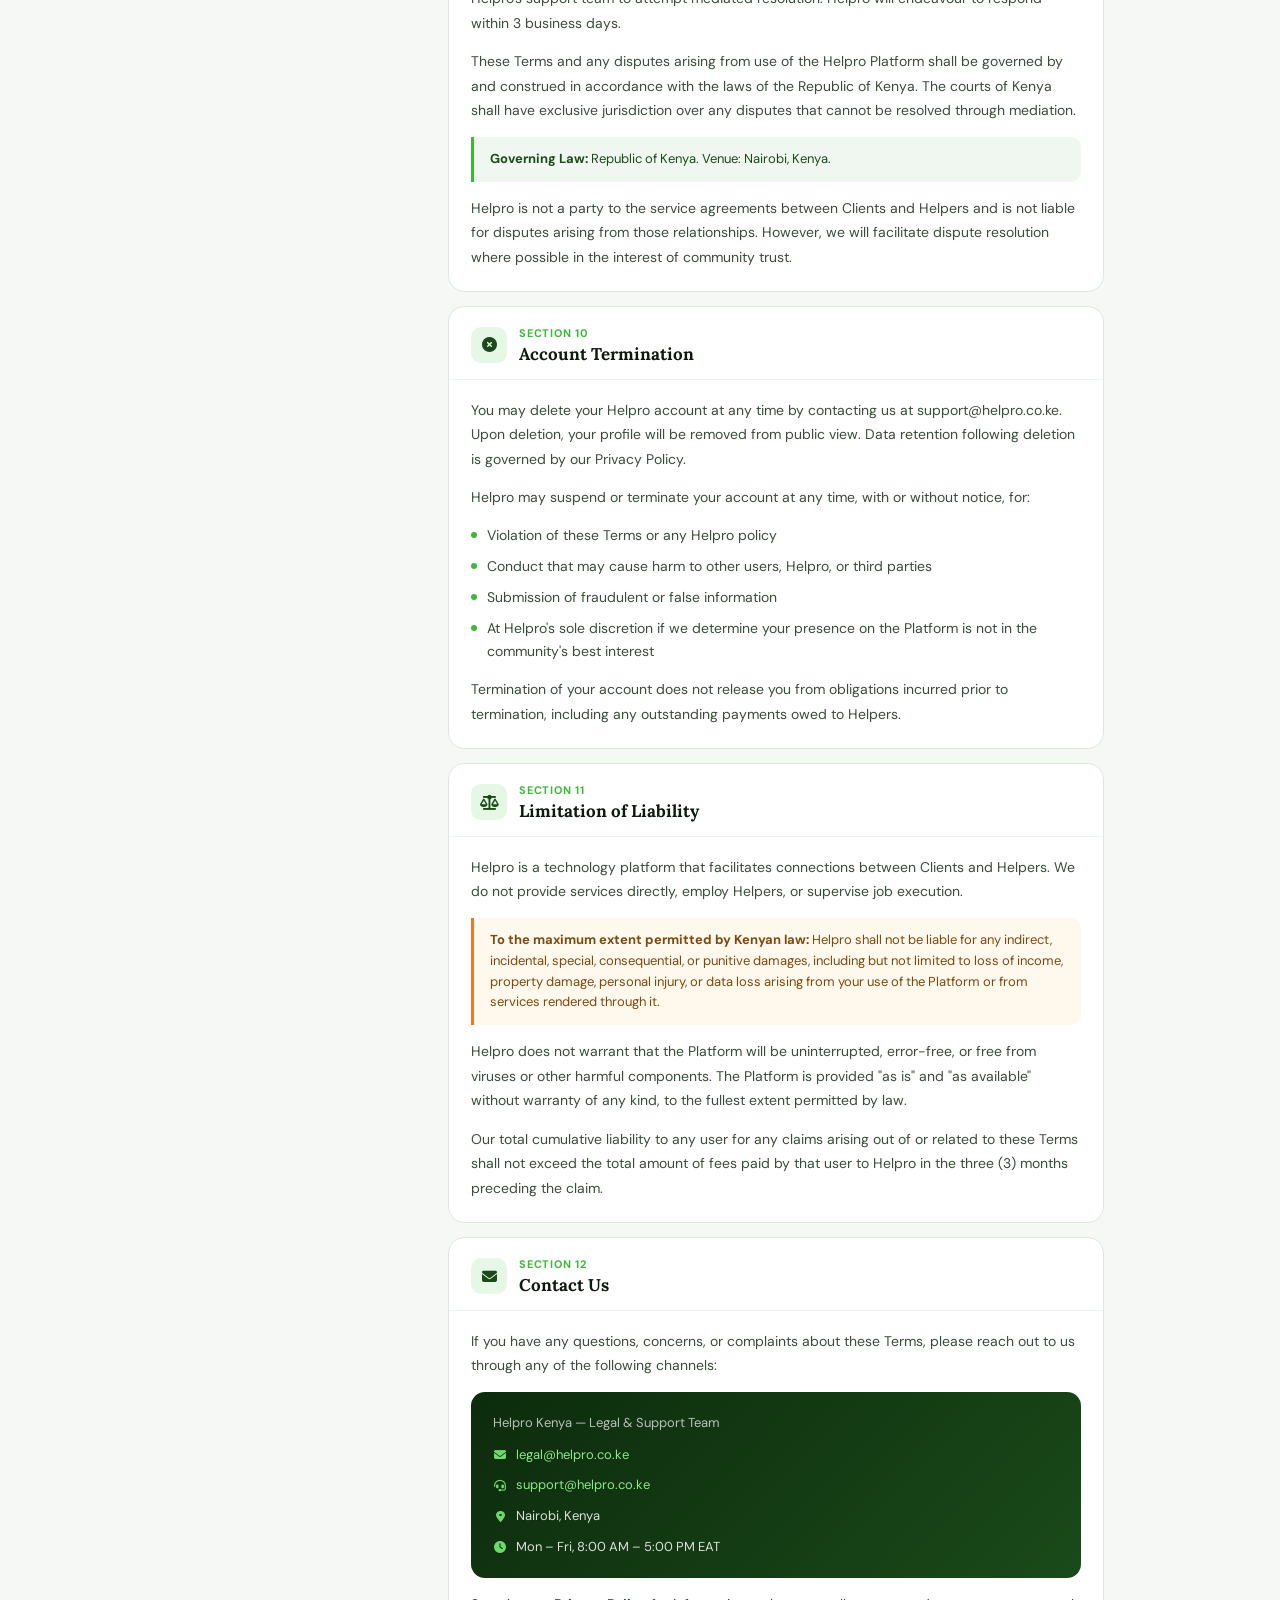
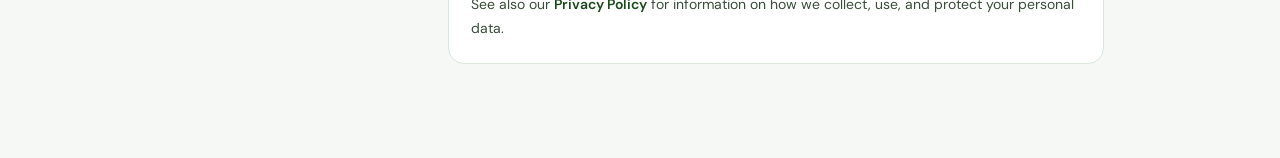
<file: terms.html>
<!DOCTYPE html>
<html lang="en">
<head>
  <meta charset="UTF-8">
  <meta name="viewport" content="width=device-width, initial-scale=1.0">
  <title>Terms & Conditions — Helpro</title>
  <link rel="stylesheet" href="style.css">
  <link rel="stylesheet" href="https://cdnjs.cloudflare.com/ajax/libs/font-awesome/6.4.0/css/all.min.css">
  <link href="https://fonts.googleapis.com/css2?family=Lora:ital,wght@0,400;0,600;0,700;1,400&family=DM+Sans:wght@300;400;500;600&display=swap" rel="stylesheet">

  <style>
    /* ── LEGAL PAGE TOKENS ── */
    :root {
      --legal-sidebar-w: 240px;
      --legal-max: 720px;
    }

    body {
      background: #f5f8f5;
      padding-bottom: calc(var(--bottom-nav-h, 68px) + 16px);
    }

    /* ── HERO ── */
    .legal-hero {
      background: linear-gradient(135deg, #0d2b0d 0%, #1a4a1a 50%, #245c24 100%);
      padding: 36px 24px 32px;
      position: relative;
      overflow: hidden;
    }
    .legal-hero::after {
      content: '';
      position: absolute;
      bottom: -1px; left: 0; right: 0;
      height: 28px;
      background: #f5f8f5;
      border-radius: 28px 28px 0 0;
    }
    .legal-hero::before {
      content: '';
      position: absolute; inset: 0;
      background-image: radial-gradient(circle at 80% 20%, rgba(61,184,58,0.15) 0%, transparent 60%);
    }
    .legal-hero-inner {
      max-width: 960px;
      margin: 0 auto;
      position: relative;
    }
    .legal-badge {
      display: inline-flex; align-items: center; gap: 7px;
      background: rgba(61,184,58,0.18);
      border: 1px solid rgba(61,184,58,0.35);
      color: #8ee88b; font-size: 11px; font-weight: 700;
      letter-spacing: 1.2px; text-transform: uppercase;
      padding: 5px 12px; border-radius: 20px; margin-bottom: 16px;
    }
    .legal-hero h1 {
      font-family: 'Lora', Georgia, serif;
      font-size: clamp(26px, 5vw, 38px);
      font-weight: 700; color: #fff; line-height: 1.2;
      margin-bottom: 10px;
    }
    .legal-hero p {
      font-size: 13px;
      color: rgba(255,255,255,0.6);
      line-height: 1.6;
    }
    .legal-meta {
      display: flex; flex-wrap: wrap; gap: 20px; margin-top: 20px;
    }
    .legal-meta-item {
      display: flex; align-items: center; gap: 7px;
      font-size: 12px; color: rgba(255,255,255,0.55);
    }
    .legal-meta-item i { color: #6dd96a; font-size: 11px; }
    .legal-meta-item strong { color: rgba(255,255,255,0.8); }

    /* ── LAYOUT ── */
    .legal-layout {
      max-width: 960px;
      margin: 0 auto;
      padding: 32px 16px 0;
      display: flex;
      gap: 32px;
      align-items: flex-start;
    }

    /* ── SIDEBAR ── */
    .legal-sidebar {
      width: var(--legal-sidebar-w);
      flex-shrink: 0;
      position: sticky;
      top: calc(var(--header-h, 60px) + 12px);
      display: none;
    }
    @media (min-width: 800px) {
      .legal-sidebar { display: block; }
    }
    .sidebar-card {
      background: white;
      border-radius: 16px;
      border: 1.5px solid #dce8dc;
      overflow: hidden;
    }
    .sidebar-head {
      padding: 14px 16px;
      background: #f0f7f0;
      border-bottom: 1px solid #dce8dc;
      font-size: 11px; font-weight: 700;
      text-transform: uppercase; letter-spacing: 0.8px;
      color: #3a5a3a;
    }
    .sidebar-nav { padding: 8px 0; }
    .sidebar-link {
      display: flex; align-items: center; gap: 9px;
      padding: 9px 16px; font-size: 13px;
      color: #5a7a5a; text-decoration: none;
      transition: background 0.15s, color 0.15s;
      cursor: pointer; border: none; background: none;
      text-align: left; width: 100%;
    }
    .sidebar-link i { font-size: 11px; color: #3db83a; width: 14px; text-align: center; flex-shrink: 0; }
    .sidebar-link:hover { background: #f0f7f0; color: #1a4a1a; }
    .sidebar-link.active { background: #e6f7e6; color: #1a4a1a; font-weight: 600; }
    .sidebar-link.active i { color: #1a4a1a; }

    .sidebar-sister {
      margin-top: 12px;
      background: white;
      border-radius: 16px;
      border: 1.5px solid #dce8dc;
      padding: 16px;
    }
    .sister-title { font-size: 12px; font-weight: 700; color: #3a5a3a; margin-bottom: 10px; text-transform: uppercase; letter-spacing: 0.5px; }
    .sister-link {
      display: flex; align-items: center; gap: 8px;
      padding: 10px 12px; border-radius: 10px;
      background: #f0f7f0; border: 1px solid #c8e0c8;
      color: #1a4a1a; font-size: 13px; font-weight: 600;
      text-decoration: none; transition: background 0.15s;
    }
    .sister-link:hover { background: #e6f7e6; }
    .sister-link i { color: #3db83a; }

    /* ── ARTICLE ── */
    .legal-article {
      flex: 1;
      min-width: 0;
      max-width: var(--legal-max);
    }

    .legal-section {
      background: white;
      border-radius: 16px;
      border: 1.5px solid #dce8dc;
      margin-bottom: 14px;
      overflow: hidden;
      scroll-margin-top: calc(var(--header-h, 60px) + 20px);
    }

    .section-header {
      padding: 18px 22px 14px;
      border-bottom: 1px solid #edf3ed;
      display: flex; align-items: center; gap: 12px;
    }
    .section-icon {
      width: 36px; height: 36px; border-radius: 10px;
      background: #e6f7e6; display: flex; align-items: center; justify-content: center;
      font-size: 15px; color: #1a4a1a; flex-shrink: 0;
    }
    .section-num {
      font-size: 11px; font-weight: 700; color: #3db83a;
      text-transform: uppercase; letter-spacing: 0.8px;
    }
    .section-title-text {
      font-family: 'Lora', Georgia, serif;
      font-size: 17px; font-weight: 700; color: #0d1a0d;
      line-height: 1.3;
    }

    .section-body {
      padding: 18px 22px 22px;
    }
    .section-body p {
      font-size: 14px; color: #3a4d3a; line-height: 1.75;
      margin-bottom: 14px;
    }
    .section-body p:last-child { margin-bottom: 0; }

    .legal-list {
      margin: 10px 0 14px 0;
      padding-left: 0;
      list-style: none;
      display: flex; flex-direction: column; gap: 8px;
    }
    .legal-list li {
      display: flex; gap: 10px; align-items: flex-start;
      font-size: 14px; color: #3a4d3a; line-height: 1.65;
    }
    .legal-list li::before {
      content: '';
      width: 6px; height: 6px; border-radius: 50%;
      background: #3db83a; margin-top: 8px; flex-shrink: 0;
    }

    .legal-highlight {
      background: #f0f7f0;
      border-left: 3px solid #3db83a;
      border-radius: 0 10px 10px 0;
      padding: 12px 16px;
      margin: 14px 0;
      font-size: 13px; color: #1a4a1a; line-height: 1.6;
    }
    .legal-highlight strong { font-weight: 700; }

    .legal-warn {
      background: #fff8ec;
      border-left: 3px solid #f07623;
      border-radius: 0 10px 10px 0;
      padding: 12px 16px;
      margin: 14px 0;
      font-size: 13px; color: #7a4a10; line-height: 1.6;
    }

    .contact-box {
      background: linear-gradient(135deg, #0d2b0d, #1a4a1a);
      border-radius: 14px; padding: 20px 22px; margin-top: 4px;
      display: flex; flex-direction: column; gap: 10px;
    }
    .contact-box p {
      color: rgba(255,255,255,0.7) !important;
      font-size: 13px !important;
      margin-bottom: 0 !important;
    }
    .contact-row {
      display: flex; align-items: center; gap: 9px;
      font-size: 13px; color: rgba(255,255,255,0.85);
    }
    .contact-row i { color: #6dd96a; font-size: 12px; width: 14px; text-align: center; }
    .contact-row a { color: #8ee88b; text-decoration: none; }
    .contact-row a:hover { text-decoration: underline; }

    /* ── ACCEPT BANNER ── */
    .accept-banner {
      background: white; border-radius: 16px; border: 1.5px solid #dce8dc;
      padding: 18px 22px; margin-bottom: 14px;
      display: flex; align-items: center; gap: 14px;
    }
    .accept-icon {
      width: 44px; height: 44px; border-radius: 12px;
      background: #e6f7e6; display: flex; align-items: center; justify-content: center;
      font-size: 20px; color: #1a4a1a; flex-shrink: 0;
    }
    .accept-text { flex: 1; }
    .accept-text strong { display: block; font-size: 14px; color: #0d1a0d; font-weight: 700; margin-bottom: 2px; }
    .accept-text span { font-size: 12px; color: #7a8f7a; }

    /* ── BACK LINK ── */
    .back-btn {
      display: inline-flex; align-items: center; gap: 8px;
      font-size: 13px; font-weight: 600; color: #1a4a1a;
      text-decoration: none; padding: 10px 16px;
      background: white; border: 1.5px solid #dce8dc;
      border-radius: 20px; margin: 0 16px 20px;
      transition: background 0.15s;
    }
    .back-btn:hover { background: #f0f7f0; }
    .back-btn i { font-size: 11px; }

    /* ── TOC MOBILE ── */
    .toc-mobile {
      background: white; border-radius: 14px; border: 1.5px solid #dce8dc;
      margin-bottom: 14px; overflow: hidden;
    }
    .toc-toggle {
      width: 100%; padding: 14px 18px;
      display: flex; align-items: center; justify-content: space-between;
      background: none; border: none; cursor: pointer;
      font-size: 14px; font-weight: 700; color: #0d1a0d;
    }
    .toc-toggle i { color: #3db83a; transition: transform 0.2s; }
    .toc-toggle.open i { transform: rotate(180deg); }
    .toc-list { display: none; padding: 0 0 8px; border-top: 1px solid #edf3ed; }
    .toc-list.open { display: block; }
    .toc-list a {
      display: flex; align-items: center; gap: 9px;
      padding: 9px 18px; font-size: 13px; color: #3a5a3a;
      text-decoration: none;
    }
    .toc-list a i { font-size: 10px; color: #3db83a; }
    .toc-list a:hover { background: #f0f7f0; }

    @media (min-width: 800px) {
      .toc-mobile { display: none; }
    }
  </style>
</head>
<body>

<!-- HEADER -->
<header class="app-header">
  <button class="icon-btn" onclick="history.back()" aria-label="Back">
    <i class="fas fa-arrow-left"></i>
  </button>
  <div class="app-logo" onclick="window.location.href='index.html'" role="img" aria-label="Helpro Home">
    <img src="images/helpro-logo.png" alt="Helpro"
      onerror="this.style.display='none';this.nextElementSibling.style.display='flex'">
    <span class="app-logo-text" style="display:none">Helpro</span>
  </div>
  <div style="width:38px"></div>
</header>

<!-- HERO -->
<div class="legal-hero">
  <div class="legal-hero-inner">
    <div class="legal-badge"><i class="fas fa-file-contract"></i> Legal Document</div>
    <h1>Terms &amp; Conditions</h1>
    <p>Please read these terms carefully before using the Helpro platform.</p>
    <div class="legal-meta">
      <div class="legal-meta-item"><i class="fas fa-calendar-alt"></i><strong>Effective Date:</strong> January 1, 2025</div>
      <div class="legal-meta-item"><i class="fas fa-map-marker-alt"></i><strong>Jurisdiction:</strong> Republic of Kenya</div>
      <div class="legal-meta-item"><i class="fas fa-sync-alt"></i><strong>Last Updated:</strong> June 2025</div>
    </div>
  </div>
</div>

<a class="back-btn" href="auth.html"><i class="fas fa-arrow-left"></i> Back to Sign Up</a>

<div class="legal-layout">

  <!-- SIDEBAR -->
  <aside class="legal-sidebar">
    <div class="sidebar-card">
      <div class="sidebar-head"><i class="fas fa-list"></i> Contents</div>
      <nav class="sidebar-nav" id="sidebar-nav">
        <button class="sidebar-link active" onclick="scrollTo('s1')"><i class="fas fa-handshake"></i> Agreement</button>
        <button class="sidebar-link" onclick="scrollTo('s2')"><i class="fas fa-users"></i> Eligibility</button>
        <button class="sidebar-link" onclick="scrollTo('s3')"><i class="fas fa-user-tie"></i> Client Rules</button>
        <button class="sidebar-link" onclick="scrollTo('s4')"><i class="fas fa-hard-hat"></i> Helper Rules</button>
        <button class="sidebar-link" onclick="scrollTo('s5')"><i class="fas fa-shield-alt"></i> Vetting Process</button>
        <button class="sidebar-link" onclick="scrollTo('s6')"><i class="fas fa-money-bill-wave"></i> Payments & Fees</button>
        <button class="sidebar-link" onclick="scrollTo('s7')"><i class="fas fa-comments"></i> Platform Use</button>
        <button class="sidebar-link" onclick="scrollTo('s8')"><i class="fas fa-exclamation-triangle"></i> Prohibited Conduct</button>
        <button class="sidebar-link" onclick="scrollTo('s9')"><i class="fas fa-gavel"></i> Disputes</button>
        <button class="sidebar-link" onclick="scrollTo('s10')"><i class="fas fa-times-circle"></i> Termination</button>
        <button class="sidebar-link" onclick="scrollTo('s11')"><i class="fas fa-balance-scale"></i> Liability</button>
        <button class="sidebar-link" onclick="scrollTo('s12')"><i class="fas fa-envelope"></i> Contact</button>
      </nav>
    </div>
    <div class="sidebar-sister">
      <div class="sister-title">See also</div>
      <a class="sister-link" href="privacy.html"><i class="fas fa-lock"></i> Privacy Policy</a>
    </div>
  </aside>

  <!-- ARTICLE -->
  <main class="legal-article">

    <!-- Mobile TOC -->
    <div class="toc-mobile">
      <button class="toc-toggle" id="toc-toggle" onclick="toggleToc()">
        <span><i class="fas fa-list" style="margin-right:8px;color:#3db83a"></i> Jump to a section</span>
        <i class="fas fa-chevron-down"></i>
      </button>
      <div class="toc-list" id="toc-list">
        <a href="#s1"><i class="fas fa-circle"></i> 1. Agreement to Terms</a>
        <a href="#s2"><i class="fas fa-circle"></i> 2. Eligibility</a>
        <a href="#s3"><i class="fas fa-circle"></i> 3. Client Responsibilities</a>
        <a href="#s4"><i class="fas fa-circle"></i> 4. Helper Responsibilities</a>
        <a href="#s5"><i class="fas fa-circle"></i> 5. Vetting Process</a>
        <a href="#s6"><i class="fas fa-circle"></i> 6. Payments & Fees</a>
        <a href="#s7"><i class="fas fa-circle"></i> 7. Platform Use</a>
        <a href="#s8"><i class="fas fa-circle"></i> 8. Prohibited Conduct</a>
        <a href="#s9"><i class="fas fa-circle"></i> 9. Dispute Resolution</a>
        <a href="#s10"><i class="fas fa-circle"></i> 10. Termination</a>
        <a href="#s11"><i class="fas fa-circle"></i> 11. Limitation of Liability</a>
        <a href="#s12"><i class="fas fa-circle"></i> 12. Contact Us</a>
      </div>
    </div>

    <!-- ACCEPT NOTICE -->
    <div class="accept-banner">
      <div class="accept-icon"><i class="fas fa-info-circle"></i></div>
      <div class="accept-text">
        <strong>By creating an Helpro account, you agree to these Terms.</strong>
        <span>These terms form a binding agreement between you and Helpro Kenya.</span>
      </div>
    </div>

    <!-- S1: AGREEMENT -->
    <div class="legal-section" id="s1">
      <div class="section-header">
        <div class="section-icon"><i class="fas fa-handshake"></i></div>
        <div>
          <div class="section-num">Section 1</div>
          <div class="section-title-text">Agreement to Terms</div>
        </div>
      </div>
      <div class="section-body">
        <p>Welcome to Helpro. By accessing or using the Helpro platform — including our website, mobile web app, and any related services (collectively, the "Platform") — you agree to be bound by these Terms and Conditions ("Terms").</p>
        <p>These Terms constitute a legally binding agreement between you ("User", "Client", or "Helper") and Helpro Kenya ("Helpro", "we", "our", or "us"), a digital marketplace operating in the Republic of Kenya.</p>
        <div class="legal-highlight">
          <strong>Important:</strong> If you do not agree with any part of these Terms, you must not create an account or use the Platform. Your continued use of Helpro constitutes your ongoing acceptance of these Terms.
        </div>
        <p>Helpro reserves the right to update these Terms at any time. We will notify registered users of material changes via email or an in-app notice. Your continued use after any changes constitutes acceptance of the updated Terms.</p>
      </div>
    </div>

    <!-- S2: ELIGIBILITY -->
    <div class="legal-section" id="s2">
      <div class="section-header">
        <div class="section-icon"><i class="fas fa-users"></i></div>
        <div>
          <div class="section-num">Section 2</div>
          <div class="section-title-text">Eligibility</div>
        </div>
      </div>
      <div class="section-body">
        <p>To use the Helpro Platform, you must meet the following requirements:</p>
        <ul class="legal-list">
          <li>Be at least 18 years of age</li>
          <li>Be a resident of, or currently located in, Kenya</li>
          <li>Have the legal capacity to enter into a binding agreement</li>
          <li>Not be prohibited from using the Platform under any applicable Kenyan law</li>
          <li>Provide accurate, truthful, and complete information during registration</li>
        </ul>
        <p>By registering, you represent and warrant that all information you submit is accurate and that you meet the above eligibility criteria. Helpro reserves the right to refuse, suspend, or terminate any account at its sole discretion if these requirements are not met.</p>
      </div>
    </div>

    <!-- S3: CLIENT RESPONSIBILITIES -->
    <div class="legal-section" id="s3">
      <div class="section-header">
        <div class="section-icon"><i class="fas fa-user-tie"></i></div>
        <div>
          <div class="section-num">Section 3</div>
          <div class="section-title-text">Client Responsibilities</div>
        </div>
      </div>
      <div class="section-body">
        <p>As a Client on the Helpro Platform, you agree to the following:</p>
        <ul class="legal-list">
          <li><strong>Accurate Job Postings:</strong> You will provide accurate, clear, and complete descriptions of jobs you post. Misleading, vague, or fraudulent job postings are strictly prohibited.</li>
          <li><strong>Fair Treatment:</strong> You will treat Helpers with respect and dignity at all times. Harassment, discrimination, or abuse of any kind will result in immediate account suspension.</li>
          <li><strong>Safe Environment:</strong> You are responsible for ensuring a safe working environment for Helpers you hire, including access to necessary materials and equipment.</li>
          <li><strong>Timely Payment:</strong> You agree to pay the agreed-upon amount for services rendered. Withholding payment for completed work without valid cause is a violation of these Terms.</li>
          <li><strong>Honest Reviews:</strong> Any reviews or ratings you submit for Helpers must be honest, fair, and based on your genuine experience.</li>
          <li><strong>No Off-Platform Solicitation:</strong> You must not attempt to solicit Helpers to work off-platform to avoid Helpro's service fee.</li>
        </ul>
        <div class="legal-warn">
          <strong>Note:</strong> Helpro acts as an intermediary marketplace only. We do not employ Helpers and are not responsible for the quality of services provided. Clients hire Helpers directly and are responsible for verifying suitability beyond Helpro's vetting process.
        </div>
      </div>
    </div>

    <!-- S4: HELPER RESPONSIBILITIES -->
    <div class="legal-section" id="s4">
      <div class="section-header">
        <div class="section-icon"><i class="fas fa-hard-hat"></i></div>
        <div>
          <div class="section-num">Section 4</div>
          <div class="section-title-text">Helper Responsibilities</div>
        </div>
      </div>
      <div class="section-body">
        <p>As a Helper on the Helpro Platform, you agree to the following:</p>
        <ul class="legal-list">
          <li><strong>Truthful Profile:</strong> Your profile information — including skills, experience, location, and rates — must be accurate and kept up to date at all times.</li>
          <li><strong>Professional Conduct:</strong> You will conduct yourself professionally, arrive on time, complete jobs as agreed, and communicate promptly with Clients.</li>
          <li><strong>Independent Contractor Status:</strong> You acknowledge that you are an independent contractor, not an employee of Helpro. You are solely responsible for your own taxes, insurance, and compliance with Kenyan labour laws.</li>
          <li><strong>Compliance with Laws:</strong> You will comply with all applicable Kenyan laws, including those related to health, safety, and employment, when performing services.</li>
          <li><strong>Confidentiality:</strong> You must respect the privacy of Clients and not disclose, misuse, or share any personal or sensitive information obtained during a job engagement.</li>
          <li><strong>No No-Show:</strong> If you accept a job, you are committed to completing it. Repeated cancellations or no-shows may result in account suspension or removal.</li>
        </ul>
        <div class="legal-highlight">
          <strong>Independent Contractor:</strong> Helpers are self-employed individuals, not employees or agents of Helpro. Helpro provides a platform for connections, not employment.
        </div>
      </div>
    </div>

    <!-- S5: VETTING -->
    <div class="legal-section" id="s5">
      <div class="section-header">
        <div class="section-icon"><i class="fas fa-shield-alt"></i></div>
        <div>
          <div class="section-num">Section 5</div>
          <div class="section-title-text">Helper Vetting Process</div>
        </div>
      </div>
      <div class="section-body">
        <p>Helpro requires all Helpers to complete a verification process before they can offer services on the Platform. This process is designed to promote safety and trust within the community.</p>
        <p>The vetting process requires submission of:</p>
        <ul class="legal-list">
          <li>A clear, recent selfie photograph</li>
          <li>A copy of a valid Kenyan National ID or Passport</li>
          <li>A Certificate of Good Conduct issued by the Directorate of Criminal Investigations (DCI), Kenya</li>
        </ul>
        <p>By submitting these documents, you consent to Helpro reviewing, storing, and using them solely for verification purposes in accordance with our Privacy Policy.</p>
        <div class="legal-warn">
          <strong>Disclaimer:</strong> While Helpro conducts identity and background checks, we do not guarantee the character, competence, or reliability of any Helper. Clients should exercise their own judgment when engaging Helpers. The "Vetted" badge indicates only that the above documents were submitted and reviewed — it is not a guarantee of performance.
        </div>
        <p>Helpro reserves the right to reject or revoke verification at any time if documents are found to be fraudulent, expired, or if a Helper's conduct warrants removal from the Platform.</p>
      </div>
    </div>

    <!-- S6: PAYMENTS -->
    <div class="legal-section" id="s6">
      <div class="section-header">
        <div class="section-icon"><i class="fas fa-money-bill-wave"></i></div>
        <div>
          <div class="section-num">Section 6</div>
          <div class="section-title-text">Payments, Fees &amp; Transactions</div>
        </div>
      </div>
      <div class="section-body">
        <p>All prices and payments on the Helpro Platform are denominated in Kenyan Shillings (KES).</p>
        <ul class="legal-list">
          <li><strong>Service Fees:</strong> Helpro may charge a platform service fee on transactions processed through the Platform. Applicable fees will be disclosed at the time of booking.</li>
          <li><strong>Payment Responsibility:</strong> Clients are fully responsible for paying the agreed amount for services rendered by Helpers.</li>
          <li><strong>Disputes:</strong> In the event of a payment dispute, both parties agree to first attempt resolution through Helpro's dispute process before seeking external remedies.</li>
          <li><strong>Refunds:</strong> Refunds are assessed on a case-by-case basis. Helpro does not guarantee refunds but will mediate disputes fairly.</li>
          <li><strong>Tax Compliance:</strong> Helpers are solely responsible for declaring income earned through the Platform to the Kenya Revenue Authority (KRA) as required under Kenyan tax law.</li>
        </ul>
        <div class="legal-highlight">
          <strong>Free Platform:</strong> Creating an account on Helpro is free for both Clients and Helpers. Charges only apply when a transaction is processed through the Platform.
        </div>
      </div>
    </div>

    <!-- S7: PLATFORM USE -->
    <div class="legal-section" id="s7">
      <div class="section-header">
        <div class="section-icon"><i class="fas fa-comments"></i></div>
        <div>
          <div class="section-num">Section 7</div>
          <div class="section-title-text">Acceptable Platform Use</div>
        </div>
      </div>
      <div class="section-body">
        <p>You agree to use the Helpro Platform only for its intended purpose: connecting Clients who need services with Helpers who provide them. All interactions — including messages, job postings, and profile content — must be lawful, respectful, and appropriate.</p>
        <p>You are responsible for maintaining the confidentiality of your account credentials and for all activity that occurs under your account. Notify Helpro immediately if you suspect unauthorised access to your account.</p>
        <p>Helpro reserves the right to monitor platform activity to ensure compliance with these Terms and applicable law. We may remove content, suspend accounts, or take other action as necessary.</p>
      </div>
    </div>

    <!-- S8: PROHIBITED -->
    <div class="legal-section" id="s8">
      <div class="section-header">
        <div class="section-icon"><i class="fas fa-exclamation-triangle"></i></div>
        <div>
          <div class="section-num">Section 8</div>
          <div class="section-title-text">Prohibited Conduct</div>
        </div>
      </div>
      <div class="section-body">
        <p>The following conduct is strictly prohibited on the Helpro Platform and may result in immediate account suspension or termination, and potential legal action:</p>
        <ul class="legal-list">
          <li>Posting false, misleading, or fraudulent job listings or profiles</li>
          <li>Harassment, intimidation, threats, or abuse of any platform user</li>
          <li>Discrimination based on race, tribe, gender, religion, disability, or any other protected characteristic under Kenyan law</li>
          <li>Submitting forged, altered, or fraudulent identification documents</li>
          <li>Using the Platform for illegal activities of any kind</li>
          <li>Circumventing the Platform to arrange off-platform payments and avoid fees after making initial contact through Helpro</li>
          <li>Creating multiple accounts to game ratings, reviews, or platform systems</li>
          <li>Scraping, copying, or redistributing Platform content without written permission</li>
          <li>Attempting to compromise the security, integrity, or functionality of the Platform</li>
        </ul>
      </div>
    </div>

    <!-- S9: DISPUTES -->
    <div class="legal-section" id="s9">
      <div class="section-header">
        <div class="section-icon"><i class="fas fa-gavel"></i></div>
        <div>
          <div class="section-num">Section 9</div>
          <div class="section-title-text">Dispute Resolution</div>
        </div>
      </div>
      <div class="section-body">
        <p>In the event of a dispute between a Client and a Helper, both parties agree to first contact Helpro's support team to attempt mediated resolution. Helpro will endeavour to respond within 3 business days.</p>
        <p>These Terms and any disputes arising from use of the Helpro Platform shall be governed by and construed in accordance with the laws of the Republic of Kenya. The courts of Kenya shall have exclusive jurisdiction over any disputes that cannot be resolved through mediation.</p>
        <div class="legal-highlight">
          <strong>Governing Law:</strong> Republic of Kenya. Venue: Nairobi, Kenya.
        </div>
        <p>Helpro is not a party to the service agreements between Clients and Helpers and is not liable for disputes arising from those relationships. However, we will facilitate dispute resolution where possible in the interest of community trust.</p>
      </div>
    </div>

    <!-- S10: TERMINATION -->
    <div class="legal-section" id="s10">
      <div class="section-header">
        <div class="section-icon"><i class="fas fa-times-circle"></i></div>
        <div>
          <div class="section-num">Section 10</div>
          <div class="section-title-text">Account Termination</div>
        </div>
      </div>
      <div class="section-body">
        <p>You may delete your Helpro account at any time by contacting us at support@helpro.co.ke. Upon deletion, your profile will be removed from public view. Data retention following deletion is governed by our Privacy Policy.</p>
        <p>Helpro may suspend or terminate your account at any time, with or without notice, for:</p>
        <ul class="legal-list">
          <li>Violation of these Terms or any Helpro policy</li>
          <li>Conduct that may cause harm to other users, Helpro, or third parties</li>
          <li>Submission of fraudulent or false information</li>
          <li>At Helpro's sole discretion if we determine your presence on the Platform is not in the community's best interest</li>
        </ul>
        <p>Termination of your account does not release you from obligations incurred prior to termination, including any outstanding payments owed to Helpers.</p>
      </div>
    </div>

    <!-- S11: LIABILITY -->
    <div class="legal-section" id="s11">
      <div class="section-header">
        <div class="section-icon"><i class="fas fa-balance-scale"></i></div>
        <div>
          <div class="section-num">Section 11</div>
          <div class="section-title-text">Limitation of Liability</div>
        </div>
      </div>
      <div class="section-body">
        <p>Helpro is a technology platform that facilitates connections between Clients and Helpers. We do not provide services directly, employ Helpers, or supervise job execution.</p>
        <div class="legal-warn">
          <strong>To the maximum extent permitted by Kenyan law:</strong> Helpro shall not be liable for any indirect, incidental, special, consequential, or punitive damages, including but not limited to loss of income, property damage, personal injury, or data loss arising from your use of the Platform or from services rendered through it.
        </div>
        <p>Helpro does not warrant that the Platform will be uninterrupted, error-free, or free from viruses or other harmful components. The Platform is provided "as is" and "as available" without warranty of any kind, to the fullest extent permitted by law.</p>
        <p>Our total cumulative liability to any user for any claims arising out of or related to these Terms shall not exceed the total amount of fees paid by that user to Helpro in the three (3) months preceding the claim.</p>
      </div>
    </div>

    <!-- S12: CONTACT -->
    <div class="legal-section" id="s12">
      <div class="section-header">
        <div class="section-icon"><i class="fas fa-envelope"></i></div>
        <div>
          <div class="section-num">Section 12</div>
          <div class="section-title-text">Contact Us</div>
        </div>
      </div>
      <div class="section-body">
        <p>If you have any questions, concerns, or complaints about these Terms, please reach out to us through any of the following channels:</p>
        <div class="contact-box">
          <p>Helpro Kenya — Legal &amp; Support Team</p>
          <div class="contact-row"><i class="fas fa-envelope"></i><a href="mailto:legal@helpro.co.ke">legal@helpro.co.ke</a></div>
          <div class="contact-row"><i class="fas fa-headset"></i><a href="mailto:support@helpro.co.ke">support@helpro.co.ke</a></div>
          <div class="contact-row"><i class="fas fa-map-marker-alt"></i><span>Nairobi, Kenya</span></div>
          <div class="contact-row"><i class="fas fa-clock"></i><span>Mon – Fri, 8:00 AM – 5:00 PM EAT</span></div>
        </div>
        <p style="margin-top:14px">See also our <a href="privacy.html" style="color:#1a4a1a;font-weight:600">Privacy Policy</a> for information on how we collect, use, and protect your personal data.</p>
      </div>
    </div>

  </main>
</div>

<!-- BOTTOM NAV -->
<nav class="bottom-nav">
  <button class="nav-item" onclick="window.location.href='index.html'"><i class="fas fa-home"></i><span>Home</span></button>
  <button class="nav-item" onclick="window.location.href='market.html'"><i class="fas fa-store"></i><span>Market</span></button>
  <button class="nav-item" onclick="window.location.href='dashboard.html'"><i class="fas fa-comments"></i><span>Chat</span></button>
  <button class="nav-item" onclick="window.location.href='dashboard.html'"><i class="fas fa-th-large"></i><span>Dashboard</span></button>
</nav>

<script>
  // Sidebar active tracking
  const sections = document.querySelectorAll('.legal-section');
  const sideLinks = document.querySelectorAll('.sidebar-link');

  function scrollTo(id) {
    const el = document.getElementById(id);
    if (el) el.scrollIntoView({ behavior: 'smooth', block: 'start' });
  }

  function updateActive() {
    let current = 's1';
    sections.forEach(s => {
      const rect = s.getBoundingClientRect();
      if (rect.top <= 100) current = s.id;
    });
    sideLinks.forEach((link, i) => {
      link.classList.toggle('active', link.getAttribute('onclick')?.includes('s' + (i+1)));
    });
  }

  window.addEventListener('scroll', updateActive, { passive: true });

  function toggleToc() {
    const btn = document.getElementById('toc-toggle');
    const list = document.getElementById('toc-list');
    btn.classList.toggle('open');
    list.classList.toggle('open');
  }

  // Close toc on link click
  document.querySelectorAll('.toc-list a').forEach(a => {
    a.addEventListener('click', () => {
      document.getElementById('toc-toggle').classList.remove('open');
      document.getElementById('toc-list').classList.remove('open');
    });
  });
</script>

</body>
</html>
</file>
<file: style.css>
/* ============================================================
   HELPRO — Unified Design System
   Single source of truth for all pages
   ============================================================ */

@import url('https://fonts.googleapis.com/css2?family=Outfit:wght@400;500;600;700;800;900&family=DM+Sans:ital,wght@0,400;0,500;0,600;1,400&display=swap');

/* ── TOKENS ── */
:root {
  /* Brand */
  --green:        #3db83a;
  --green-dark:   #2a8a28;
  --green-mid:    #4ecb4b;
  --green-light:  #e8f7e8;
  --green-glow:   rgba(61,184,58,0.14);
  --orange:       #f07623;
  --orange-light: #fff3ec;

  /* Neutral */
  --black:      #0c0f0a;
  --white:      #ffffff;
  --surface:    #f5f7f5;
  --surface-2:  #edf0ed;
  --border:     #dfe6df;
  --text:       #111811;
  --text-mid:   #445044;
  --text-muted: #8a9a8a;

  /* Elevation */
  --shadow-xs: 0 1px 3px rgba(0,0,0,0.05);
  --shadow-sm: 0 2px 8px rgba(0,0,0,0.07);
  --shadow:    0 4px 20px rgba(0,0,0,0.09);
  --shadow-lg: 0 12px 40px rgba(0,0,0,0.12);

  /* Geometry */
  --radius-xs: 8px;
  --radius-sm: 12px;
  --radius:    18px;
  --radius-lg: 24px;

  /* Layout */
  --header-h:     56px;
  --bottom-nav-h: 64px;

  /* Motion */
  --t: 0.2s cubic-bezier(0.4,0,0.2,1);
  --t-spring: 0.3s cubic-bezier(0.34,1.56,0.64,1);

  /* Typography */
  --font-display: 'Outfit', sans-serif;
  --font-body:    'DM Sans', sans-serif;
}

/* ── RESET ── */
*, *::before, *::after { box-sizing: border-box; margin: 0; padding: 0; }
html { scroll-behavior: smooth; -webkit-text-size-adjust: 100%; }
body {
  font-family: var(--font-body);
  background: var(--surface);
  color: var(--text);
  line-height: 1.6;
  -webkit-font-smoothing: antialiased;
  -moz-osx-font-smoothing: grayscale;
  padding-bottom: calc(var(--bottom-nav-h) + 8px);
}
img, svg { display: block; max-width: 100%; }
button { font-family: var(--font-body); cursor: pointer; }
input, select, textarea { font-family: var(--font-body); }
a { color: inherit; text-decoration: none; }

/* ── APP HEADER ── */
/* ══════════════════════════════════════════════════════════
   APP HEADER — Logo perfectly centered, icons on sides
   ══════════════════════════════════════════════════════════ */
.app-header {
  position: sticky;
  top: 0;
  z-index: 200;
  height: 62px;
  background: rgba(255,255,255,0.96);
  backdrop-filter: blur(16px);
  -webkit-backdrop-filter: blur(16px);
  border-bottom: 1px solid var(--border);
  display: flex;
  align-items: center;
  justify-content: space-between;
  padding: 0 14px;
  gap: 8px;
  transition: box-shadow 0.25s ease;
}
.app-header.scrolled {
  box-shadow: 0 2px 12px rgba(0,0,0,0.06);
}

/* Left / Right icon groups — equal width so logo stays centred */
.header-left,
.header-right {
  display: flex;
  align-items: center;
  gap: 2px;
  flex: 1;
}
.header-right {
  justify-content: flex-end;
}

/* Logo — absolutely centred in the header regardless of icon count */
.app-logo {
  position: absolute;
  left: 50%;
  transform: translateX(-50%);
  display: flex;
  align-items: center;
  cursor: pointer;
  -webkit-tap-highlight-color: transparent;
  transition: opacity 0.2s ease;
}
.app-logo:hover  { opacity: 0.75; }
.app-logo:active { opacity: 0.5;  }
.app-logo img {
  height: 26px;
  width: auto;
  object-fit: contain;
  display: block;
}
/* Fallback text logo */
.app-logo-text {
  font-family: var(--font-display);
  font-weight: 900;
  font-size: 20px;
  color: var(--green);
  letter-spacing: -0.5px;
}

/* Icon buttons — unchanged from original */
.icon-btn {
  width: 38px;
  height: 38px;
  border-radius: 50%;
  background: none;
  border: none;
  display: flex;
  align-items: center;
  justify-content: center;
  font-size: 18px;
  color: var(--text);
  transition: background var(--t), color var(--t), transform var(--t);
  flex-shrink: 0;
  position: relative;
  cursor: pointer;
}
.icon-btn:hover  { background: var(--surface-2); color: var(--green-dark); }
.icon-btn:active { transform: scale(0.92); }
.icon-btn.menu-btn    { margin-left: -4px; }
.icon-btn.profile-btn { }

/* ── APP DRAWER ── */
.app-menu {
  position: fixed;
  inset: 0;
  background: rgba(12,15,10,0.45);
  z-index: 2000;
  backdrop-filter: blur(4px);
  -webkit-backdrop-filter: blur(4px);
}
.app-menu.hidden { display: none; }

.menu-content {
  width: 270px;
  height: 100%;
  background: var(--white);
  padding: 0;
  display: flex;
  flex-direction: column;
  box-shadow: 4px 0 32px rgba(0,0,0,0.12);
  animation: drawerSlideIn 0.26s cubic-bezier(0.4,0,0.2,1);
}
@keyframes drawerSlideIn {
  from { transform: translateX(-100%); }
  to   { transform: translateX(0); }
}

.menu-brand {
  display: flex;
  align-items: center;
  gap: 10px;
  padding: 20px 18px 18px;
  border-bottom: 1px solid var(--border);
}
.menu-brand-icon {
  width: 36px; height: 36px;
  background: var(--green);
  border-radius: 10px;
  display: flex; align-items: center; justify-content: center;
  font-family: var(--font-display);
  font-weight: 900; font-size: 16px; color: white;
  flex-shrink: 0;
}
.menu-brand-name {
  font-family: var(--font-display);
  font-weight: 900; font-size: 18px; color: var(--text);
}
.menu-brand-sub {
  font-size: 11px; color: var(--text-muted); margin-top: 1px;
}

.menu-nav { flex: 1; padding: 10px 10px; overflow-y: auto; }
.menu-item {
  display: flex;
  align-items: center;
  gap: 13px;
  padding: 12px 12px;
  border-radius: var(--radius-sm);
  font-size: 14px;
  font-weight: 600;
  color: var(--text-mid);
  cursor: pointer;
  transition: background var(--t), color var(--t);
  border: none;
  background: none;
  width: 100%;
  text-align: left;
  margin-bottom: 2px;
}
.menu-item:hover { background: var(--green-light); color: var(--green-dark); }
.menu-item.active { background: var(--green-light); color: var(--green-dark); }
.menu-item i {
  width: 20px; text-align: center;
  font-size: 15px; color: var(--green);
  flex-shrink: 0;
}
.menu-item.danger { color: #ef4444; }
.menu-item.danger i { color: #ef4444; }
.menu-item.danger:hover { background: #fef2f2; }

.menu-footer {
  padding: 12px 10px 16px;
  border-top: 1px solid var(--border);
}
.menu-user {
  display: flex; align-items: center; gap: 11px;
  padding: 10px 12px; border-radius: var(--radius-sm);
  cursor: pointer; transition: background var(--t);
}
.menu-user:hover { background: var(--surface); }
.menu-user-avatar {
  width: 34px; height: 34px; border-radius: 50%;
  background: var(--green);
  display: flex; align-items: center; justify-content: center;
  font-size: 13px; font-weight: 800; color: white; flex-shrink: 0;
}
.menu-user-name { font-size: 13px; font-weight: 700; color: var(--text); }
.menu-user-role { font-size: 11px; color: var(--text-muted); }

/* ── BOTTOM NAV ── */
.bottom-nav {
  position: fixed;
  bottom: 0; left: 0; right: 0;
  height: var(--bottom-nav-h);
  background: rgba(255,255,255,0.96);
  backdrop-filter: blur(16px);
  -webkit-backdrop-filter: blur(16px);
  border-top: 1px solid var(--border);
  display: flex;
  align-items: center;
  justify-content: space-around;
  z-index: 100;
  padding: 0 4px;
}
.nav-item {
  display: flex;
  flex-direction: column;
  align-items: center;
  justify-content: center;
  gap: 3px;
  flex: 1;
  padding: 6px 0;
  background: none;
  border: none;
  color: var(--text-muted);
  font-size: 10px;
  font-weight: 600;
  font-family: var(--font-body);
  transition: color var(--t);
  cursor: pointer;
  position: relative;
}
.nav-item i {
  font-size: 20px;
  transition: transform var(--t), color var(--t);
  pointer-events: none;
}
.nav-item span { pointer-events: none; letter-spacing: 0.2px; }
.nav-item.active { color: var(--green); }
.nav-item.active i { transform: translateY(-1px); }
.nav-item:hover { color: var(--green); }
.nav-item:hover i { transform: translateY(-1px); }

/* Unread badge on nav */
.nav-badge {
  position: absolute;
  top: 4px; right: calc(50% - 20px);
  background: var(--orange);
  color: white;
  font-size: 9px; font-weight: 800;
  min-width: 16px; height: 16px;
  border-radius: 8px;
  display: flex; align-items: center; justify-content: center;
  padding: 0 4px;
  border: 2px solid white;
}

/* ── SEARCH BOX (home page) ── */
.search-box {
  display: flex;
  gap: 8px;
  align-items: center;
  padding: 12px 14px;
  background: white;
  border-bottom: 1px solid var(--border);
}
.search-box input {
  flex: 1;
  background: var(--surface-2);
  border: 1.5px solid transparent;
  border-radius: var(--radius-sm);
  padding: 10px 14px;
  font-size: 14px;
  color: var(--text);
  outline: none;
  transition: border-color var(--t), background var(--t), box-shadow var(--t);
  width: 0; /* flex will size it */
  margin: 0;
}
.search-box input:focus {
  background: white;
  border-color: var(--green);
  box-shadow: 0 0 0 3px var(--green-glow);
}
.search-box input::placeholder { color: var(--text-muted); }
.search-box select {
  background: var(--surface-2);
  border: 1.5px solid var(--border);
  border-radius: var(--radius-sm);
  padding: 10px 12px;
  font-size: 13px;
  color: var(--text-mid);
  outline: none;
  cursor: pointer;
  transition: border-color var(--t);
  flex-shrink: 0;
  margin: 0;
  width: auto;
}
.search-box select:focus { border-color: var(--green); }

/* Search results */
.search-results { padding: 8px 14px 4px; }
.search-card {
  background: white;
  border-radius: var(--radius-sm);
  padding: 13px 14px;
  margin-bottom: 8px;
  border: 1.5px solid var(--border);
  cursor: pointer;
  transition: border-color var(--t), box-shadow var(--t), transform var(--t);
}
.search-card:hover { border-color: var(--green-mid); box-shadow: var(--shadow-sm); transform: translateX(3px); }
.search-card h4 { font-size: 14px; font-weight: 700; color: var(--text); margin-bottom: 3px; }
.search-card p  { font-size: 12px; color: var(--text-muted); margin-bottom: 4px; }

/* ── SECTIONS ── */
.section { padding: 0 14px; margin-top: 22px; }
.section-row {
  display: flex; align-items: center;
  justify-content: space-between; margin-bottom: 12px;
}
.section-title {
  font-family: var(--font-display);
  font-weight: 800; font-size: 17px; color: var(--text);
}
.link-green {
  font-size: 13px; font-weight: 700;
  color: var(--green-dark); cursor: pointer;
  transition: color var(--t);
}
.link-green:hover { color: var(--green); }

/* ── SERVICE GRID ── */
.service-grid {
  display: grid;
  grid-template-columns: repeat(3, 1fr);
  gap: 10px;
}
.service-card {
  background: white;
  border: 1.5px solid var(--border);
  border-radius: var(--radius);
  padding: 16px 8px 14px;
  text-align: center;
  cursor: pointer;
  transition: background var(--t), border-color var(--t), transform var(--t), box-shadow var(--t);
  display: flex;
  flex-direction: column;
  align-items: center;
  gap: 7px;
  color: var(--text-mid);
  font-size: 12px;
  font-weight: 700;
}
.service-card i {
  font-size: 22px;
  color: var(--green);
  transition: transform var(--t);
}
.service-card span { line-height: 1.2; }
.service-card:hover {
  background: var(--green-light);
  border-color: var(--green-mid);
  transform: translateY(-3px);
  box-shadow: var(--shadow-sm);
}
.service-card:hover i { transform: scale(1.15); }
.service-card:active { transform: translateY(0) scale(0.97); }

/* ── JOB CARDS (trending / horizontal scroll) ── */
.job-cards {
  display: flex;
  gap: 11px;
  overflow-x: auto;
  padding-bottom: 4px;
  scrollbar-width: none;
}
.job-cards::-webkit-scrollbar { display: none; }

.job-card {
  background: white;
  border-radius: var(--radius);
  padding: 14px;
  border: 1.5px solid var(--border);
  min-width: 210px;
  flex-shrink: 0;
  cursor: pointer;
  transition: transform var(--t), box-shadow var(--t), border-color var(--t);
}
.job-card:hover { transform: translateY(-3px); box-shadow: var(--shadow); border-color: var(--green-mid); }
.job-card:active { transform: translateY(0); }

.job-title {
  font-family: var(--font-display);
  font-weight: 700; font-size: 14px; color: var(--text);
  margin-bottom: 4px;
  white-space: nowrap; overflow: hidden; text-overflow: ellipsis;
}
.job-meta {
  font-size: 12px; color: var(--text-muted);
  margin-bottom: 10px;
  display: flex; gap: 10px; align-items: center; flex-wrap: wrap;
}
.job-meta i { color: var(--green); font-size: 11px; margin-right: 3px; }
.job-footer {
  display: flex; align-items: center; justify-content: space-between;
}
.job-price, .budget {
  font-family: var(--font-display);
  font-size: 14px; font-weight: 800; color: var(--green-dark);
}
.job-btn {
  background: var(--green);
  color: white; border: none;
  padding: 7px 14px;
  border-radius: 20px;
  font-size: 12px; font-weight: 700;
  transition: background var(--t), transform var(--t);
}
.job-btn:hover { background: var(--green-dark); }
.job-btn:active { transform: scale(0.95); }

/* Trending card variant */
.trending-job-card {
  background: white;
  border-radius: var(--radius);
  padding: 14px;
  margin-bottom: 10px;
  border: 1.5px solid var(--border);
  cursor: pointer;
  transition: transform var(--t), box-shadow var(--t), border-color var(--t);
  border-left: 4px solid var(--green);
}
.trending-job-card:hover { transform: translateX(4px); box-shadow: var(--shadow-sm); border-color: var(--green-mid); }
.trending-job-card h4 { font-family: var(--font-display); font-weight: 700; font-size: 14px; margin-bottom: 3px; }
.trending-job-card p  { font-size: 12px; color: var(--text-muted); margin-bottom: 6px; }

/* ── CARDS (dashboard content) ── */
.card {
  background: white;
  border-radius: var(--radius);
  padding: 16px;
  margin-bottom: 14px;
  border: 1.5px solid var(--border);
  box-shadow: var(--shadow-xs);
  transition: box-shadow var(--t);
}
.card:hover { box-shadow: var(--shadow-sm); }
.card h3 {
  font-family: var(--font-display);
  font-size: 15px; font-weight: 700; margin-bottom: 12px;
  display: flex; align-items: center; gap: 8px; color: var(--text);
}
.card h3 i { color: var(--green); }
.card.highlight {
  border-left: 4px solid var(--green);
  background: #f7fdf7;
}

/* ── INPUTS & FORMS ── */
input, textarea {
  width: 100%;
  padding: 11px 14px;
  border-radius: var(--radius-sm);
  border: 1.5px solid var(--border);
  background: var(--surface-2);
  font-size: 14px;
  color: var(--text);
  outline: none;
  transition: border-color var(--t), background var(--t), box-shadow var(--t);
  margin-bottom: 10px;
}
input:focus, textarea:focus {
  border-color: var(--green);
  background: white;
  box-shadow: 0 0 0 3px var(--green-glow);
}
input::placeholder, textarea::placeholder { color: var(--text-muted); }

select {
  width: 100%;
  padding: 11px 14px;
  border-radius: var(--radius-sm);
  border: 1.5px solid var(--border);
  background: var(--surface-2);
  font-size: 14px;
  color: var(--text);
  outline: none;
  cursor: pointer;
  transition: border-color var(--t);
  margin-bottom: 10px;
  appearance: none;
  background-image: url("data:image/svg+xml,%3Csvg xmlns='http://www.w3.org/2000/svg' width='12' height='8' viewBox='0 0 12 8'%3E%3Cpath d='M1 1l5 5 5-5' stroke='%238a9a8a' stroke-width='1.5' fill='none' stroke-linecap='round'/%3E%3C/svg%3E");
  background-repeat: no-repeat;
  background-position: right 14px center;
  padding-right: 36px;
}
select:focus { border-color: var(--green); }

/* ── BUTTONS ── */
button {
  font-family: var(--font-body);
  cursor: pointer;
  transition: background var(--t), transform var(--t), box-shadow var(--t), opacity var(--t);
}

.btn-primary {
  background: var(--green);
  color: white;
  border: none;
  padding: 12px 20px;
  border-radius: 30px;
  font-size: 14px;
  font-weight: 700;
  display: flex;
  align-items: center;
  justify-content: center;
  gap: 8px;
  transition: background var(--t), transform var(--t);
}
.btn-primary:hover { background: var(--green-dark); }
.btn-primary:active { transform: scale(0.97); }
.btn-primary.full, .full-width { width: 100%; }
.btn-primary:disabled { opacity: 0.55; cursor: not-allowed; transform: none; }

.btn-secondary {
  background: var(--green-light);
  color: var(--green-dark);
  border: 1.5px solid var(--border);
  padding: 10px 16px;
  border-radius: 30px;
  font-size: 13px;
  font-weight: 700;
  transition: background var(--t);
}
.btn-secondary:hover { background: var(--surface-2); }

.btn-text {
  background: none;
  border: none;
  color: var(--green-dark);
  font-size: 13px;
  font-weight: 700;
  padding: 0;
}

/* ── APPROVAL BANNER ── */
.approval-warning {
  background: var(--orange-light);
  border: 1.5px solid #fdd6aa;
  border-radius: var(--radius-sm);
  margin: 12px 14px;
  padding: 12px 14px;
  display: flex;
  align-items: center;
  gap: 10px;
  font-size: 13px;
  color: #7a4a10;
}
.approval-warning i { color: var(--orange); font-size: 16px; flex-shrink: 0; }

/* ── WELCOME CARD ── */
.welcome-card {
  background: linear-gradient(135deg, #1a4a1a, var(--green-dark));
  color: white;
  margin: 14px;
  padding: 18px 16px;
  border-radius: var(--radius);
  display: flex;
  align-items: center;
  justify-content: space-between;
}
.welcome-card h2 {
  font-family: var(--font-display);
  font-size: 17px; font-weight: 800; margin: 0;
}
.role-pill {
  background: rgba(255,255,255,0.18);
  padding: 5px 12px;
  border-radius: 20px;
  font-size: 10px;
  font-weight: 800;
  letter-spacing: 0.5px;
  text-transform: uppercase;
}

/* ── DASHBOARD CONTENT ── */
.dashboard-content { padding: 0 14px; }

.upload-grid { display: grid; grid-template-columns: 1fr; gap: 8px; margin-bottom: 2px; }
.location-box {
  display: flex; gap: 8px; align-items: center; margin-top: 2px;
}
.location-box input { flex: 1; margin: 0; }

/* ── CATEGORY SCROLL ── */
.category-scroll {
  display: flex; gap: 8px; overflow-x: auto;
  padding: 12px 14px;
  background: white;
  border-bottom: 1px solid var(--border);
  scrollbar-width: none;
}
.category-scroll::-webkit-scrollbar { display: none; }

.cat-pill {
  display: flex; align-items: center; gap: 6px;
  padding: 7px 15px;
  border-radius: 30px;
  font-size: 13px; font-weight: 700;
  white-space: nowrap; flex-shrink: 0;
  border: 1.5px solid var(--border);
  background: white; color: var(--text-mid);
  cursor: pointer;
  transition: background var(--t), border-color var(--t), color var(--t), transform var(--t);
}
.cat-pill i { font-size: 12px; }
.cat-pill.active { background: var(--green); color: white; border-color: var(--green); }
.cat-pill:hover:not(.active) {
  background: var(--green-light); border-color: var(--green-mid); color: var(--green-dark);
}
.cat-pill:active { transform: scale(0.95); }

/* ── JOB LIST (marketplace vertical) ── */
.job-list { padding: 12px 14px; }

/* ── LOADER ── */
.loader-overlay {
  position: fixed; inset: 0;
  background: rgba(255,255,255,0.88);
  backdrop-filter: blur(4px);
  display: flex; align-items: center; justify-content: center;
  z-index: 9999;
}
.spinner-container { text-align: center; }
.custom-spinner {
  width: 40px; height: 40px;
  border: 3.5px solid var(--border);
  border-top-color: var(--green);
  border-radius: 50%;
  margin: 0 auto 12px;
  animation: spin 0.8s linear infinite;
}
.spinner-container p {
  font-family: var(--font-display);
  font-weight: 700; font-size: 14px; color: var(--text-mid);
}
@keyframes spin { to { transform: rotate(360deg); } }

/* ── MODAL ── */
.modal-overlay {
  position: fixed; inset: 0;
  background: rgba(12,15,10,0.5);
  backdrop-filter: blur(6px);
  display: flex; align-items: center; justify-content: center;
  z-index: 5000;
  padding: 20px;
}
.modal-content {
  background: white;
  border-radius: var(--radius-lg);
  padding: 28px 24px;
  width: 100%; max-width: 340px;
  text-align: center;
  box-shadow: var(--shadow-lg);
  animation: modalPop var(--t-spring);
}
@keyframes modalPop {
  from { transform: scale(0.88); opacity: 0; }
  to   { transform: scale(1);    opacity: 1; }
}
.modal-content h3 {
  font-family: var(--font-display);
  font-weight: 800; font-size: 18px; margin-bottom: 8px;
}
.modal-content p { font-size: 14px; color: var(--text-mid); margin-bottom: 20px; }
.modal-content button {
  background: var(--green); color: white; border: none;
  padding: 11px 28px; border-radius: 30px;
  font-weight: 700; font-size: 14px;
}
.modal-content button:hover { background: var(--green-dark); }

/* ── CHAT PAGE ── */
.chat-page {
  position: fixed; inset: 0;
  background: var(--surface);
  z-index: 3000;
  display: flex; flex-direction: column;
}
.chat-page.hidden { display: none; }

.chat-header {
  height: var(--header-h);
  background: white;
  border-bottom: 1px solid var(--border);
  display: flex; align-items: center;
  padding: 0 14px; gap: 10px;
}
.chat-back {
  width: 36px; height: 36px; border-radius: 50%;
  background: none; border: none;
  color: var(--text); font-size: 16px;
  display: flex; align-items: center; justify-content: center;
  transition: background var(--t);
  flex-shrink: 0;
}
.chat-back:hover { background: var(--surface-2); }
#chat-with-name {
  font-family: var(--font-display);
  font-weight: 800; font-size: 16px; color: var(--text); flex: 1;
  white-space: nowrap; overflow: hidden; text-overflow: ellipsis;
}
.hire-actions { display: flex; align-items: center; margin-left: auto; }
.hire-actions .btn-sm {
  padding: 7px 14px; font-size: 12px; border-radius: 20px;
  background: var(--green); color: white; border: none; font-weight: 700;
}

.chat-body {
  flex: 1; overflow-y: auto; background: white;
}
.chat-thread {
  flex: 1; display: flex; flex-direction: column; overflow: hidden;
}
.chat-thread.hidden { display: none; }

.messages {
  flex: 1; padding: 14px;
  display: flex; flex-direction: column; gap: 2px;
  overflow-y: auto;
}

.msg {
  max-width: 78%;
  padding: 10px 14px;
  border-radius: 18px;
  font-size: 14px; line-height: 1.5;
  word-break: break-word;
}
.msg.me {
  align-self: flex-end;
  background: var(--green);
  color: white;
  border-bottom-right-radius: 4px;
}
.msg.them {
  align-self: flex-start;
  background: var(--surface-2);
  color: var(--text);
  border-bottom-left-radius: 4px;
}

.chat-input {
  display: flex; gap: 8px; padding: 10px 14px;
  background: white; border-top: 1px solid var(--border);
  flex-shrink: 0;
}
.chat-input input {
  flex: 1; margin: 0;
  border-radius: 30px; padding: 10px 16px;
  border: 1.5px solid var(--border);
  background: var(--surface-2);
}
.chat-input input:focus {
  border-color: var(--green); background: white;
}
.chat-input button {
  width: 40px; height: 40px; border-radius: 50%;
  background: var(--green); color: white; border: none;
  display: flex; align-items: center; justify-content: center;
  font-size: 15px; flex-shrink: 0;
  transition: background var(--t), transform var(--t);
}
.chat-input button:hover { background: var(--green-dark); }
.chat-input button:active { transform: scale(0.92); }

.contact-item {
  display: flex; align-items: center;
  padding: 13px 14px;
  border-bottom: 1px solid var(--border);
  cursor: pointer;
  transition: background var(--t);
}
.contact-item:hover { background: var(--surface); }
.contact-name { font-weight: 700; color: var(--text); font-size: 14px; margin-bottom: 2px; }
.contact-last-msg { font-size: 12px; color: var(--text-muted); }

/* ── MISC HELPERS ── */
.hidden  { display: none !important; }
.muted   { text-align: center; color: var(--text-muted); font-size: 13px; padding: 16px 0; }
.error   { text-align: center; color: #ef4444; font-size: 13px; }

/* ── TOAST ── */
.toast-container {
  position: fixed;
  bottom: calc(var(--bottom-nav-h) + 12px);
  left: 50%; transform: translateX(-50%);
  z-index: 9999; pointer-events: none;
}
.toast {
  background: var(--black); color: white;
  padding: 10px 20px; border-radius: 30px;
  font-size: 13px; font-weight: 600;
  box-shadow: var(--shadow-lg);
  white-space: nowrap;
  animation: toastIn 0.3s var(--t-spring);
}
@keyframes toastIn {
  from { opacity: 0; transform: translateY(10px) scale(0.95); }
  to   { opacity: 1; transform: translateY(0)    scale(1); }
}

/* ── RESPONSIVE ── */
@media (min-width: 480px) {
  .service-grid { grid-template-columns: repeat(4, 1fr); }
}

@media (min-width: 640px) {
  .service-grid { grid-template-columns: repeat(6, 1fr); }
  .section { padding: 0 20px; }
  .search-box { padding: 12px 20px; }
  .category-scroll { padding: 12px 20px; }
  .job-list { padding: 12px 20px; }
  .dashboard-content { padding: 0 20px; }
  .job-cards { gap: 14px; }
}

/* ── TABLET (640–1023px) ── */
@media (min-width: 640px) and (max-width: 1023px) {
  body { max-width: 100%; margin: 0; }
  .app-header { max-width: 100%; }
  .dashboard-content { max-width: 720px; margin: 0 auto; padding: 0 24px; }
  .section { max-width: 720px; margin-left: auto; margin-right: auto; }
}

/* ── DESKTOP (≥1024px) — sidebar layout handled by nav-drawer.js ── */
@media (min-width: 1024px) {
  /* Body already padded left by nav-drawer.js sidebar styles */
  body { max-width: 100% !important; margin: 0; }

  /* Header stays sticky across content area */
  .app-header {
    max-width: 100%;
  }

  /* Content areas centered and width-capped */
  .dashboard-content {
    max-width: 860px;
    margin: 0 auto;
    padding: 0 32px;
  }
  .section {
    max-width: 860px;
    margin-left: auto;
    margin-right: auto;
    padding: 0 32px;
  }
  .search-box {
    max-width: 860px;
    margin: 0 auto;
    padding: 14px 32px;
  }
  .category-scroll {
    max-width: 860px;
    margin: 0 auto;
    padding: 12px 32px;
  }

  /* Service grid wider on desktop */
  .service-grid {
    grid-template-columns: repeat(6, 1fr);
    gap: 14px;
  }

  /* Job cards in a 2-column grid on desktop */
  .job-cards {
    display: grid;
    grid-template-columns: repeat(2, 1fr);
    gap: 16px;
  }
  .job-card { min-width: 0; }
  .trending-job-card { margin-bottom: 0; }

  /* Wider cards in dashboard */
  .card { border-radius: 20px; }

  /* Chat occupies content column */
  .chat-page {
    left: 240px;
    width: calc(100% - 240px);
  }

  /* Bottom nav hidden by nav-drawer.js but ensure it here too */
  .bottom-nav { display: none !important; }
}

@media (min-width: 1280px) {
  .chat-page { left: 260px; width: calc(100% - 260px); }
  .dashboard-content,
  .section,
  .search-box,
  .category-scroll { max-width: 980px; }
}
</file>
